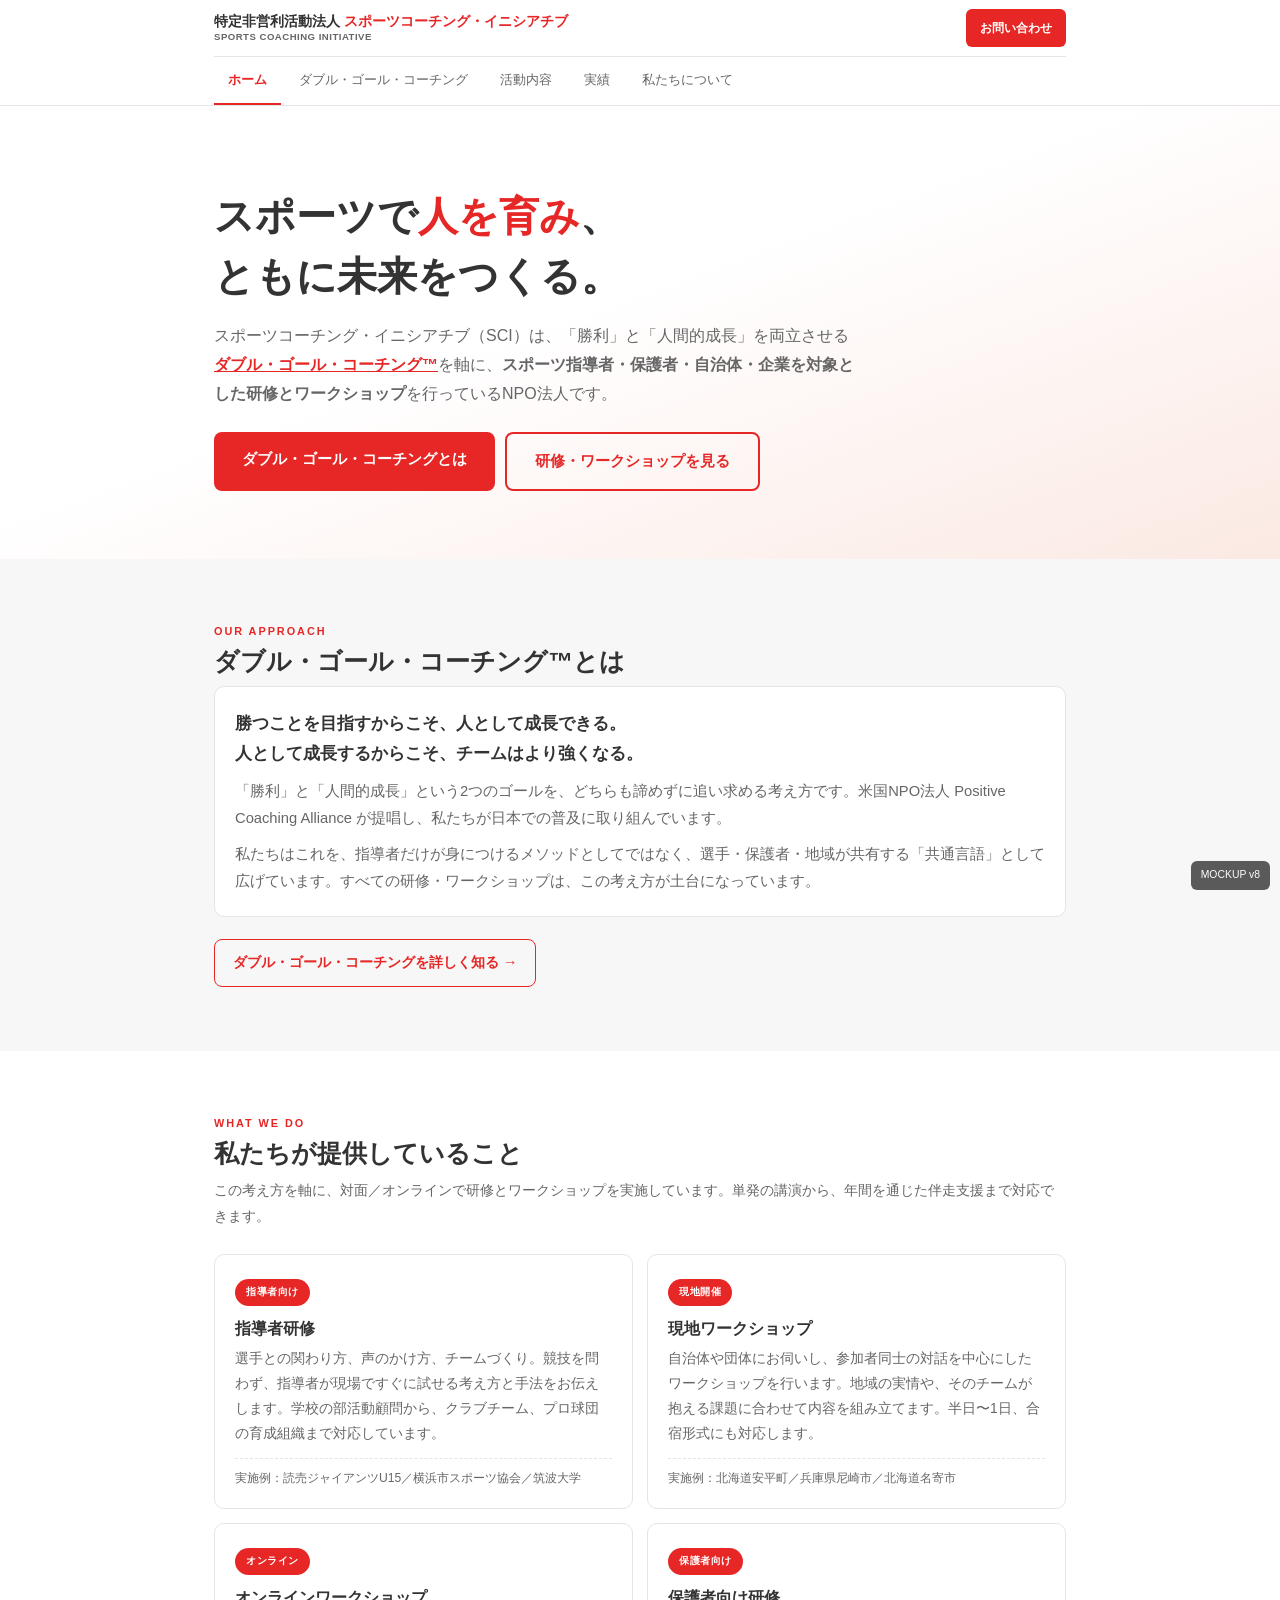
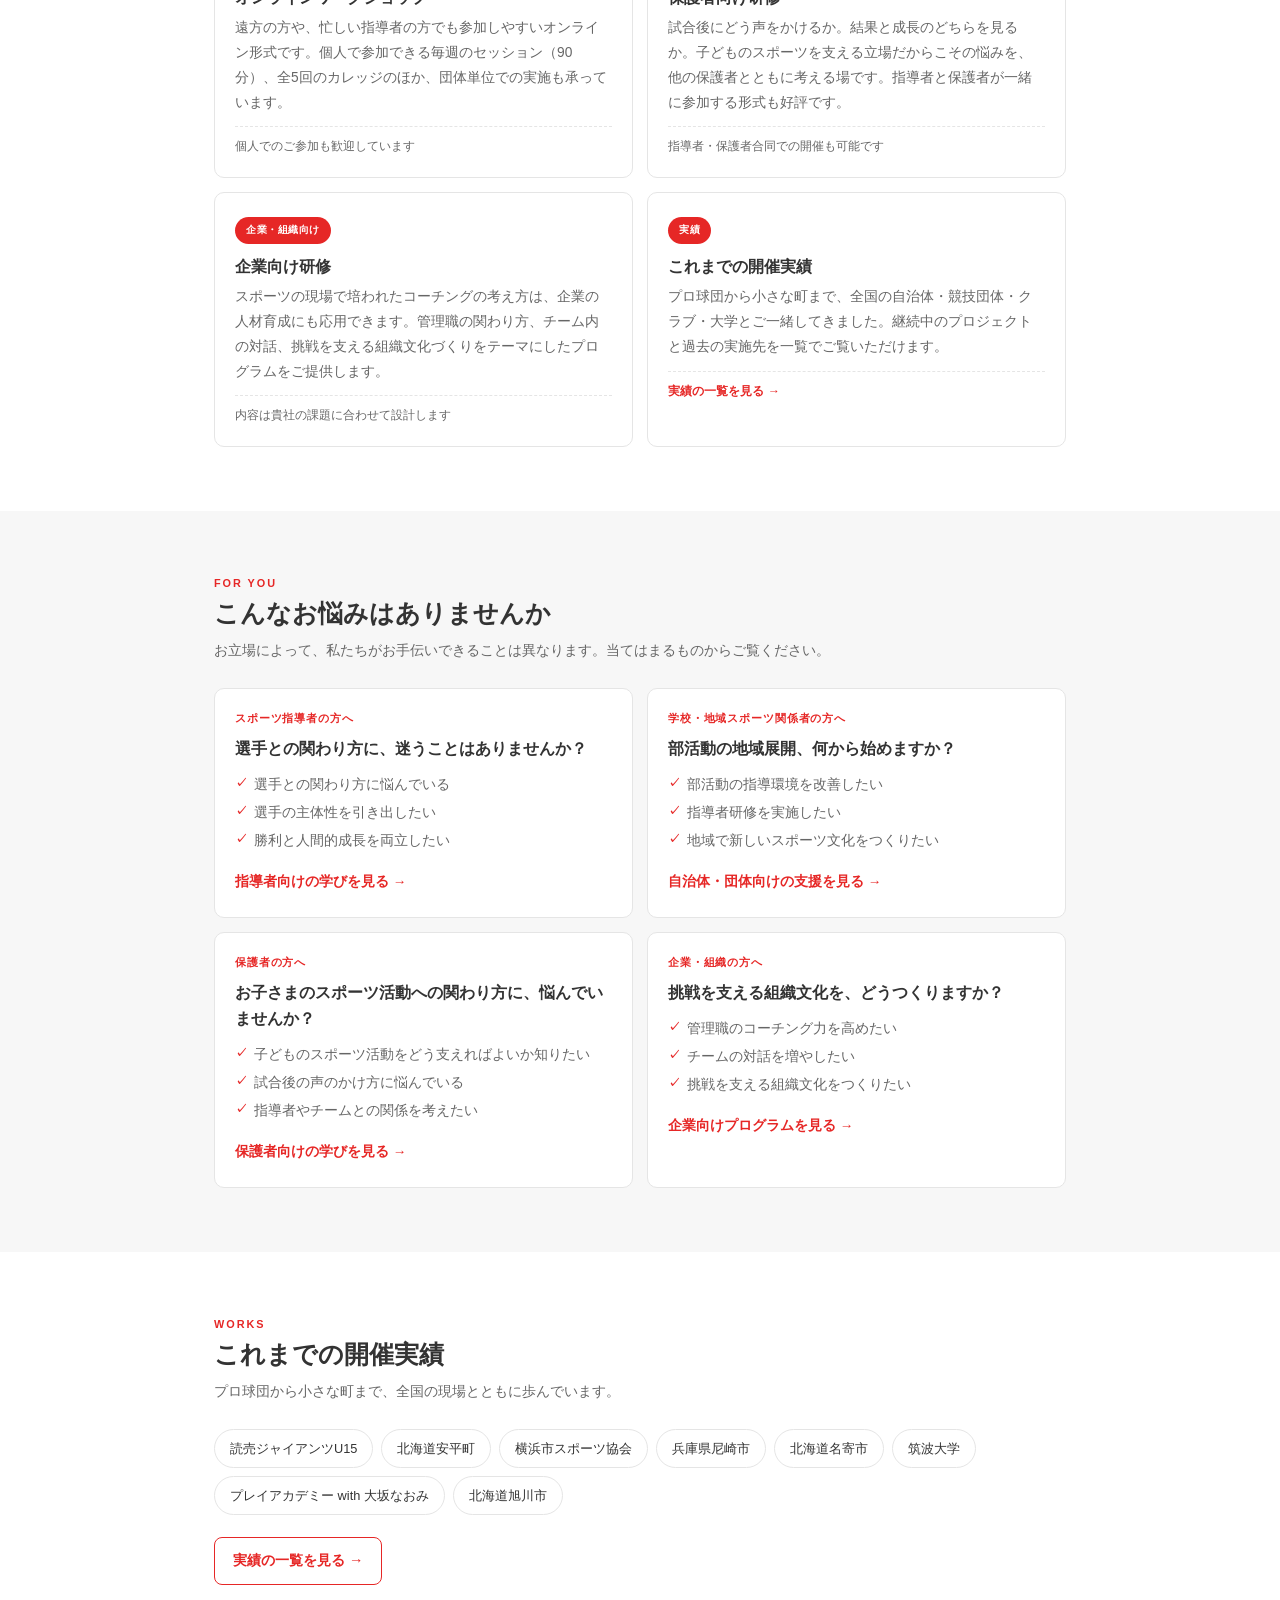
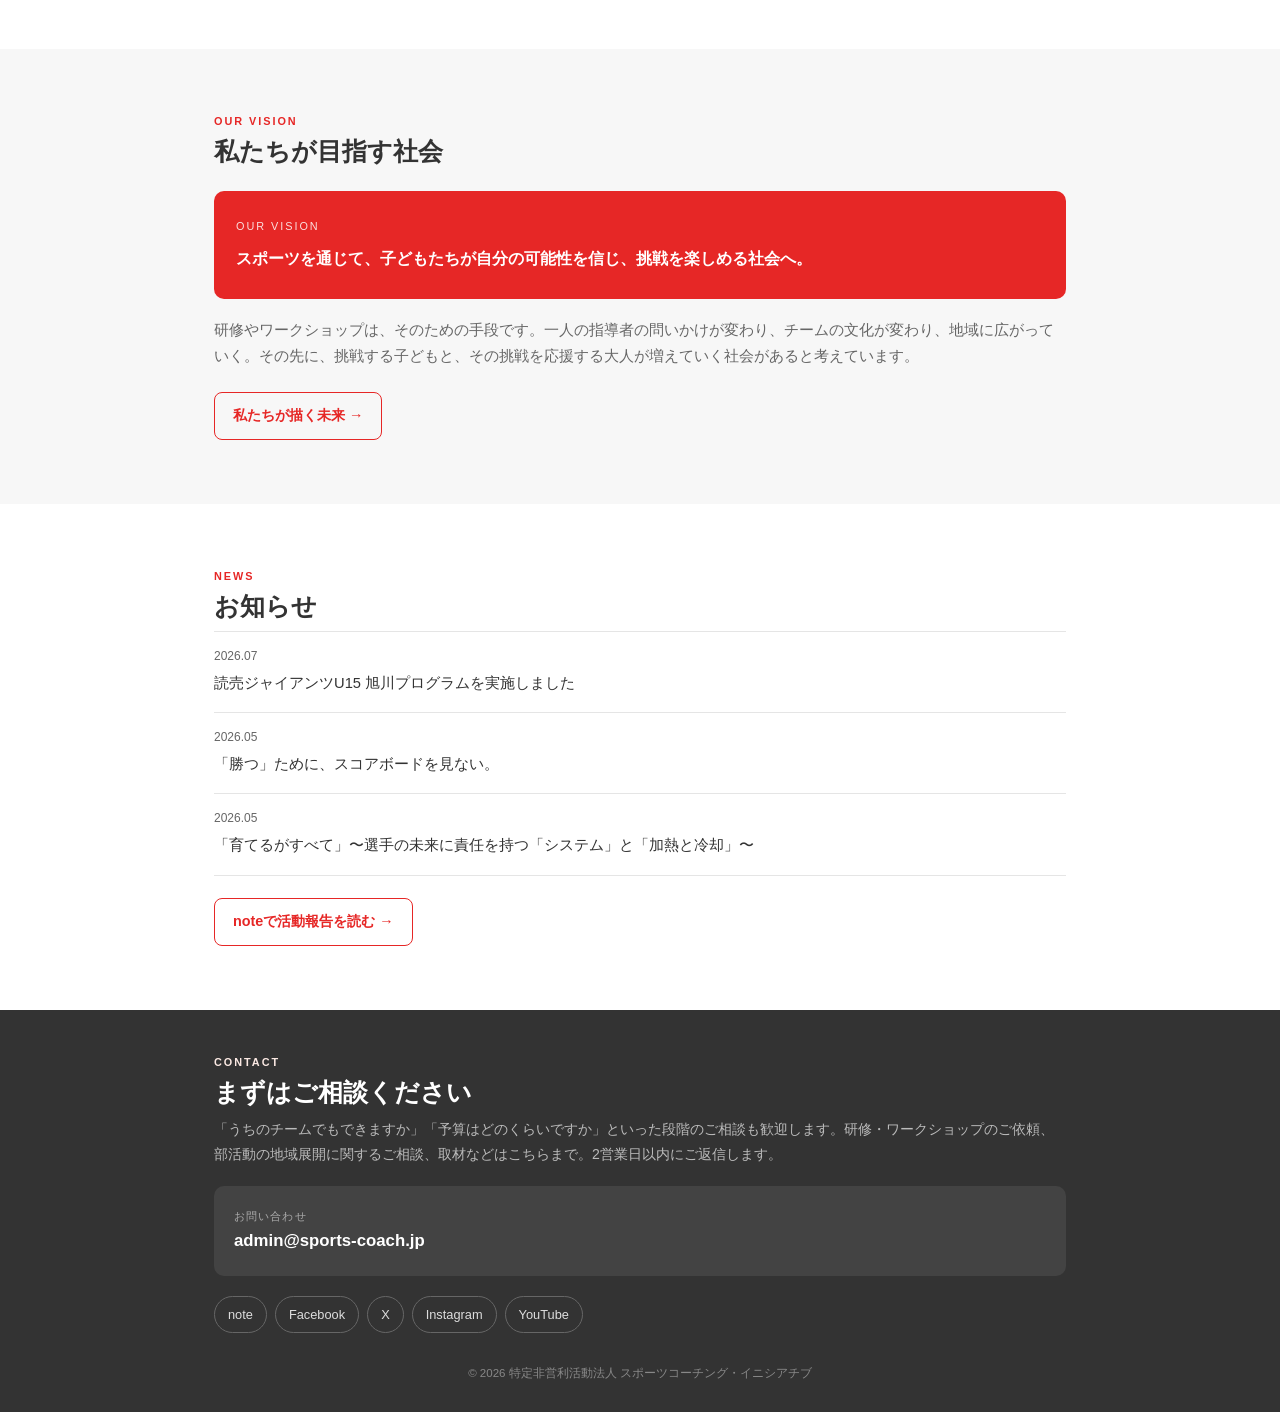
<file: index.html>
<!DOCTYPE html>
<html lang="ja">
<head>
<meta charset="UTF-8">
<meta name="viewport" content="width=device-width, initial-scale=1">
<title>特定非営利活動法人 スポーツコーチング・イニシアチブ｜ダブル・ゴール・コーチング™の研修・ワークショップ</title>
<meta name="description" content="「勝利」と「人間的成長」を両立するダブル・ゴール・コーチング™を軸に、スポーツ指導者・保護者・自治体・企業を対象とした研修とワークショップを行うNPOです。">
<link rel="stylesheet" href="style.css">
</head>
<body>
<header>
  <div class="wrap hbar">
    <a class="logo" href="index.html">特定非営利活動法人 <span>スポーツコーチング・イニシアチブ</span><small>SPORTS COACHING INITIATIVE</small></a>
    <a class="hcta" href="#contact">お問い合わせ</a>
  </div>
  <div class="wrap"><nav class="tabs">
    <a href="index.html" class="on">ホーム</a>
    <a href="double-goal.html">ダブル・ゴール・コーチング</a>
    <a href="activities.html">活動内容</a>
    <a href="works.html">実績</a>
    <a href="about.html">私たちについて</a>
  </nav></div>
</header>

<div class="hero"><div class="wrap">
  <h1>スポーツで<em>人を育み</em>、<br>ともに未来をつくる。</h1>
  <p>スポーツコーチング・イニシアチブ（SCI）は、「勝利」と「人間的成長」を両立させる<b><a href="double-goal.html">ダブル・ゴール・コーチング™</a></b>を軸に、<b>スポーツ指導者・保護者・自治体・企業を対象とした研修とワークショップ</b>を行っているNPO法人です。</p>
  <div class="btns">
    <a class="b1" href="double-goal.html">ダブル・ゴール・コーチングとは</a>
    <a class="b2" href="#programs">研修・ワークショップを見る</a>
  </div>
</div></div>

<section class="alt"><div class="wrap">
  <h2><span class="eb">OUR APPROACH</span>ダブル・ゴール・コーチング™とは</h2>
  <div class="idea">
    <div class="big2">勝つことを目指すからこそ、人として成長できる。<br>人として成長するからこそ、チームはより強くなる。</div>
    <p>「勝利」と「人間的成長」という2つのゴールを、どちらも諦めずに追い求める考え方です。米国NPO法人 Positive Coaching Alliance が提唱し、私たちが日本での普及に取り組んでいます。</p>
    <p>私たちはこれを、指導者だけが身につけるメソッドとしてではなく、選手・保護者・地域が共有する「共通言語」として広げています。すべての研修・ワークショップは、この考え方が土台になっています。</p>
  </div>
  <div class="more"><a href="double-goal.html">ダブル・ゴール・コーチングを詳しく知る →</a></div>
</div></section>

<section id="programs"><div class="wrap">
  <h2><span class="eb">WHAT WE DO</span>私たちが提供していること</h2>
  <p class="lead">この考え方を軸に、対面／オンラインで研修とワークショップを実施しています。単発の講演から、年間を通じた伴走支援まで対応できます。</p>
  <div class="grid g2">

    <div class="prog">
      <span class="kind">指導者向け</span>
      <h3>指導者研修</h3>
      <p>選手との関わり方、声のかけ方、チームづくり。競技を問わず、指導者が現場ですぐに試せる考え方と手法をお伝えします。学校の部活動顧問から、クラブチーム、プロ球団の育成組織まで対応しています。</p>
      <div class="meta">実施例：読売ジャイアンツU15／横浜市スポーツ協会／筑波大学</div>
    </div>

    <div class="prog">
      <span class="kind">現地開催</span>
      <h3>現地ワークショップ</h3>
      <p>自治体や団体にお伺いし、参加者同士の対話を中心にしたワークショップを行います。地域の実情や、そのチームが抱える課題に合わせて内容を組み立てます。半日〜1日、合宿形式にも対応します。</p>
      <div class="meta">実施例：北海道安平町／兵庫県尼崎市／北海道名寄市</div>
    </div>

    <div class="prog">
      <span class="kind">オンライン</span>
      <h3>オンラインワークショップ</h3>
      <p>遠方の方や、忙しい指導者の方でも参加しやすいオンライン形式です。個人で参加できる毎週のセッション（90分）、全5回のカレッジのほか、団体単位での実施も承っています。</p>
      <div class="meta">個人でのご参加も歓迎しています</div>
    </div>

    <div class="prog">
      <span class="kind">保護者向け</span>
      <h3>保護者向け研修</h3>
      <p>試合後にどう声をかけるか。結果と成長のどちらを見るか。子どものスポーツを支える立場だからこその悩みを、他の保護者とともに考える場です。指導者と保護者が一緒に参加する形式も好評です。</p>
      <div class="meta">指導者・保護者合同での開催も可能です</div>
    </div>

    <div class="prog">
      <span class="kind">企業・組織向け</span>
      <h3>企業向け研修</h3>
      <p>スポーツの現場で培われたコーチングの考え方は、企業の人材育成にも応用できます。管理職の関わり方、チーム内の対話、挑戦を支える組織文化づくりをテーマにしたプログラムをご提供します。</p>
      <div class="meta">内容は貴社の課題に合わせて設計します</div>
    </div>

    <a class="prog" href="works.html" style="text-decoration:none;color:inherit;">
      <span class="kind">実績</span>
      <h3>これまでの開催実績</h3>
      <p>プロ球団から小さな町まで、全国の自治体・競技団体・クラブ・大学とご一緒してきました。継続中のプロジェクトと過去の実施先を一覧でご覧いただけます。</p>
      <div class="meta" style="color:var(--red);font-weight:700;">実績の一覧を見る →</div>
    </a>

  </div>
</div></section>

<section class="alt"><div class="wrap">
  <h2><span class="eb">FOR YOU</span>こんなお悩みはありませんか</h2>
  <p class="lead">お立場によって、私たちがお手伝いできることは異なります。当てはまるものからご覧ください。</p>
  <div class="grid g2">

    <a class="qcard" href="activities.html">
      <div class="aud">スポーツ指導者の方へ</div>
      <h3>選手との関わり方に、迷うことはありませんか？</h3>
      <ul>
        <li>選手との関わり方に悩んでいる</li>
        <li>選手の主体性を引き出したい</li>
        <li>勝利と人間的成長を両立したい</li>
      </ul>
      <span class="go">指導者向けの学びを見る →</span>
    </a>

    <a class="qcard" href="activities.html">
      <div class="aud">学校・地域スポーツ関係者の方へ</div>
      <h3>部活動の地域展開、何から始めますか？</h3>
      <ul>
        <li>部活動の指導環境を改善したい</li>
        <li>指導者研修を実施したい</li>
        <li>地域で新しいスポーツ文化をつくりたい</li>
      </ul>
      <span class="go">自治体・団体向けの支援を見る →</span>
    </a>

    <a class="qcard" href="activities.html">
      <div class="aud">保護者の方へ</div>
      <h3>お子さまのスポーツ活動への関わり方に、悩んでいませんか？</h3>
      <ul>
        <li>子どものスポーツ活動をどう支えればよいか知りたい</li>
        <li>試合後の声のかけ方に悩んでいる</li>
        <li>指導者やチームとの関係を考えたい</li>
      </ul>
      <span class="go">保護者向けの学びを見る →</span>
    </a>

    <a class="qcard" href="activities.html">
      <div class="aud">企業・組織の方へ</div>
      <h3>挑戦を支える組織文化を、どうつくりますか？</h3>
      <ul>
        <li>管理職のコーチング力を高めたい</li>
        <li>チームの対話を増やしたい</li>
        <li>挑戦を支える組織文化をつくりたい</li>
      </ul>
      <span class="go">企業向けプログラムを見る →</span>
    </a>

  </div>
</div></section>

<section><div class="wrap">
  <h2><span class="eb">WORKS</span>これまでの開催実績</h2>
  <p class="lead">プロ球団から小さな町まで、全国の現場とともに歩んでいます。</p>
  <div class="chips">
    <span class="chip">読売ジャイアンツU15</span>
    <span class="chip">北海道安平町</span>
    <span class="chip">横浜市スポーツ協会</span>
    <span class="chip">兵庫県尼崎市</span>
    <span class="chip">北海道名寄市</span>
    <span class="chip">筑波大学</span>
    <span class="chip">プレイアカデミー with 大坂なおみ</span>
    <span class="chip">北海道旭川市</span>
  </div>
  <div class="more"><a href="works.html">実績の一覧を見る →</a></div>
</div></section>

<section class="alt"><div class="wrap">
  <h2><span class="eb">OUR VISION</span>私たちが目指す社会</h2>
  <div class="hypo">
    <div class="lb">OUR VISION</div>
    <p>スポーツを通じて、子どもたちが自分の可能性を信じ、挑戦を楽しめる社会へ。</p>
  </div>
  <div class="body" style="margin-top:18px;">
    <p>研修やワークショップは、そのための手段です。一人の指導者の問いかけが変わり、チームの文化が変わり、地域に広がっていく。その先に、挑戦する子どもと、その挑戦を応援する大人が増えていく社会があると考えています。</p>
  </div>
  <div class="more"><a href="about.html">私たちが描く未来 →</a></div>
</div></section>

<section><div class="wrap">
  <h2><span class="eb">NEWS</span>お知らせ</h2>
  <div class="rows news">
    <div class="row"><time>2026.07</time><a href="https://note.com/sports_coaching" target="_blank" rel="noopener">読売ジャイアンツU15 旭川プログラムを実施しました</a></div>
    <div class="row"><time>2026.05</time><a href="https://note.com/sports_coaching/n/n0508a8e5a828" target="_blank" rel="noopener">「勝つ」ために、スコアボードを見ない。</a></div>
    <div class="row"><time>2026.05</time><a href="https://note.com/sports_coaching/n/n8d7c695bd4ae" target="_blank" rel="noopener">「育てるがすべて」〜選手の未来に責任を持つ「システム」と「加熱と冷却」〜</a></div>
  </div>
  <div class="more"><a href="https://note.com/sports_coaching" target="_blank" rel="noopener">noteで活動報告を読む →</a></div>
</div></section>
<footer id="contact">
  <div class="wrap">
    <h2><span class="eb">CONTACT</span>まずはご相談ください</h2>
    <p>「うちのチームでもできますか」「予算はどのくらいですか」といった段階のご相談も歓迎します。研修・ワークショップのご依頼、部活動の地域展開に関するご相談、取材などはこちらまで。2営業日以内にご返信します。</p>
    <div class="cbox">
      <div class="l">お問い合わせ</div>
      <a href="mailto:admin@sports-coach.jp">admin@sports-coach.jp</a>
    </div>
    <div class="sns">
      <a href="https://note.com/sports_coaching" target="_blank" rel="noopener">note</a>
      <a href="https://www.facebook.com/sportscoachinginitiative/" target="_blank" rel="noopener">Facebook</a>
      <a href="https://twitter.com/sci_sportscoach" target="_blank" rel="noopener">X</a>
      <a href="https://www.instagram.com/sci_sports_coach/" target="_blank" rel="noopener">Instagram</a>
      <a href="https://www.youtube.com/channel/UCXJ96qUNCCxS8J7qhFJH5BA/featured" target="_blank" rel="noopener">YouTube</a>
    </div>
    <p class="copy">© 2026 特定非営利活動法人 スポーツコーチング・イニシアチブ</p>
  </div>
</footer>
<div class="mock">MOCKUP v8</div>
</body></html>
</file>
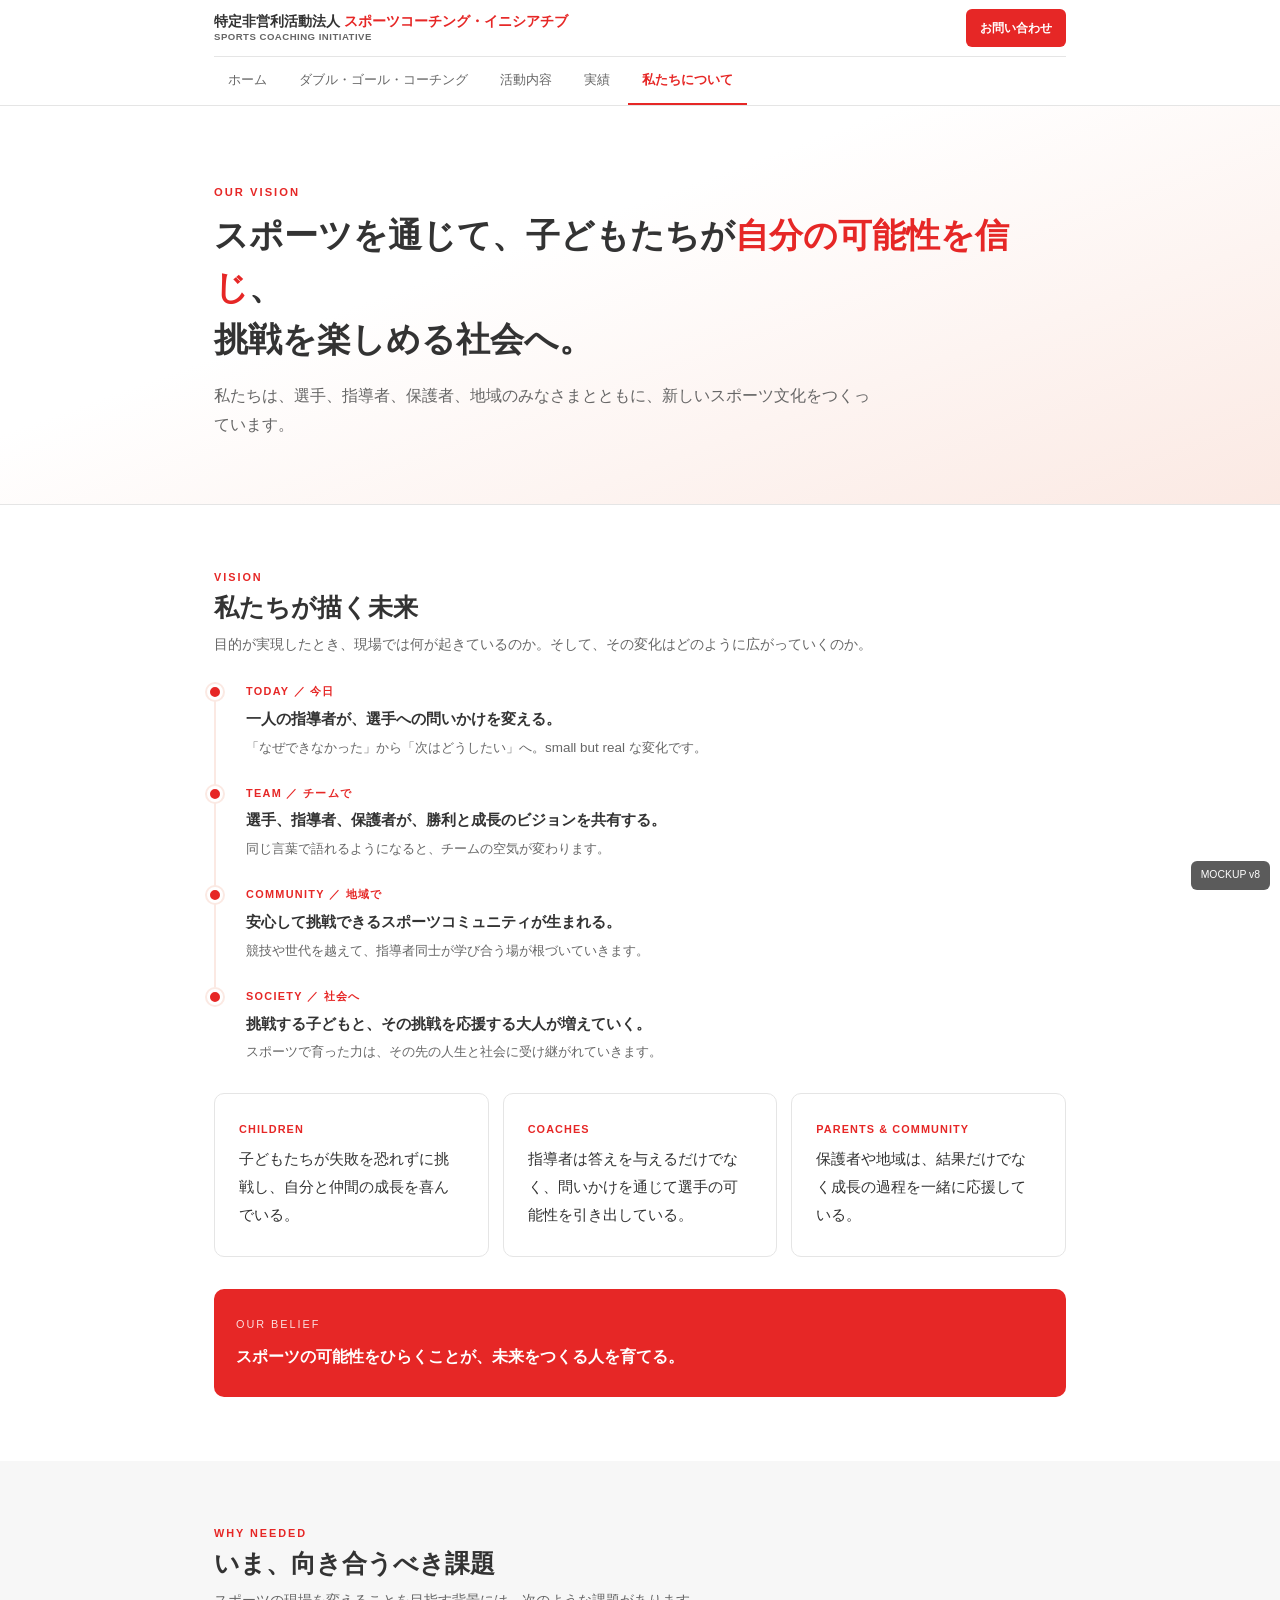
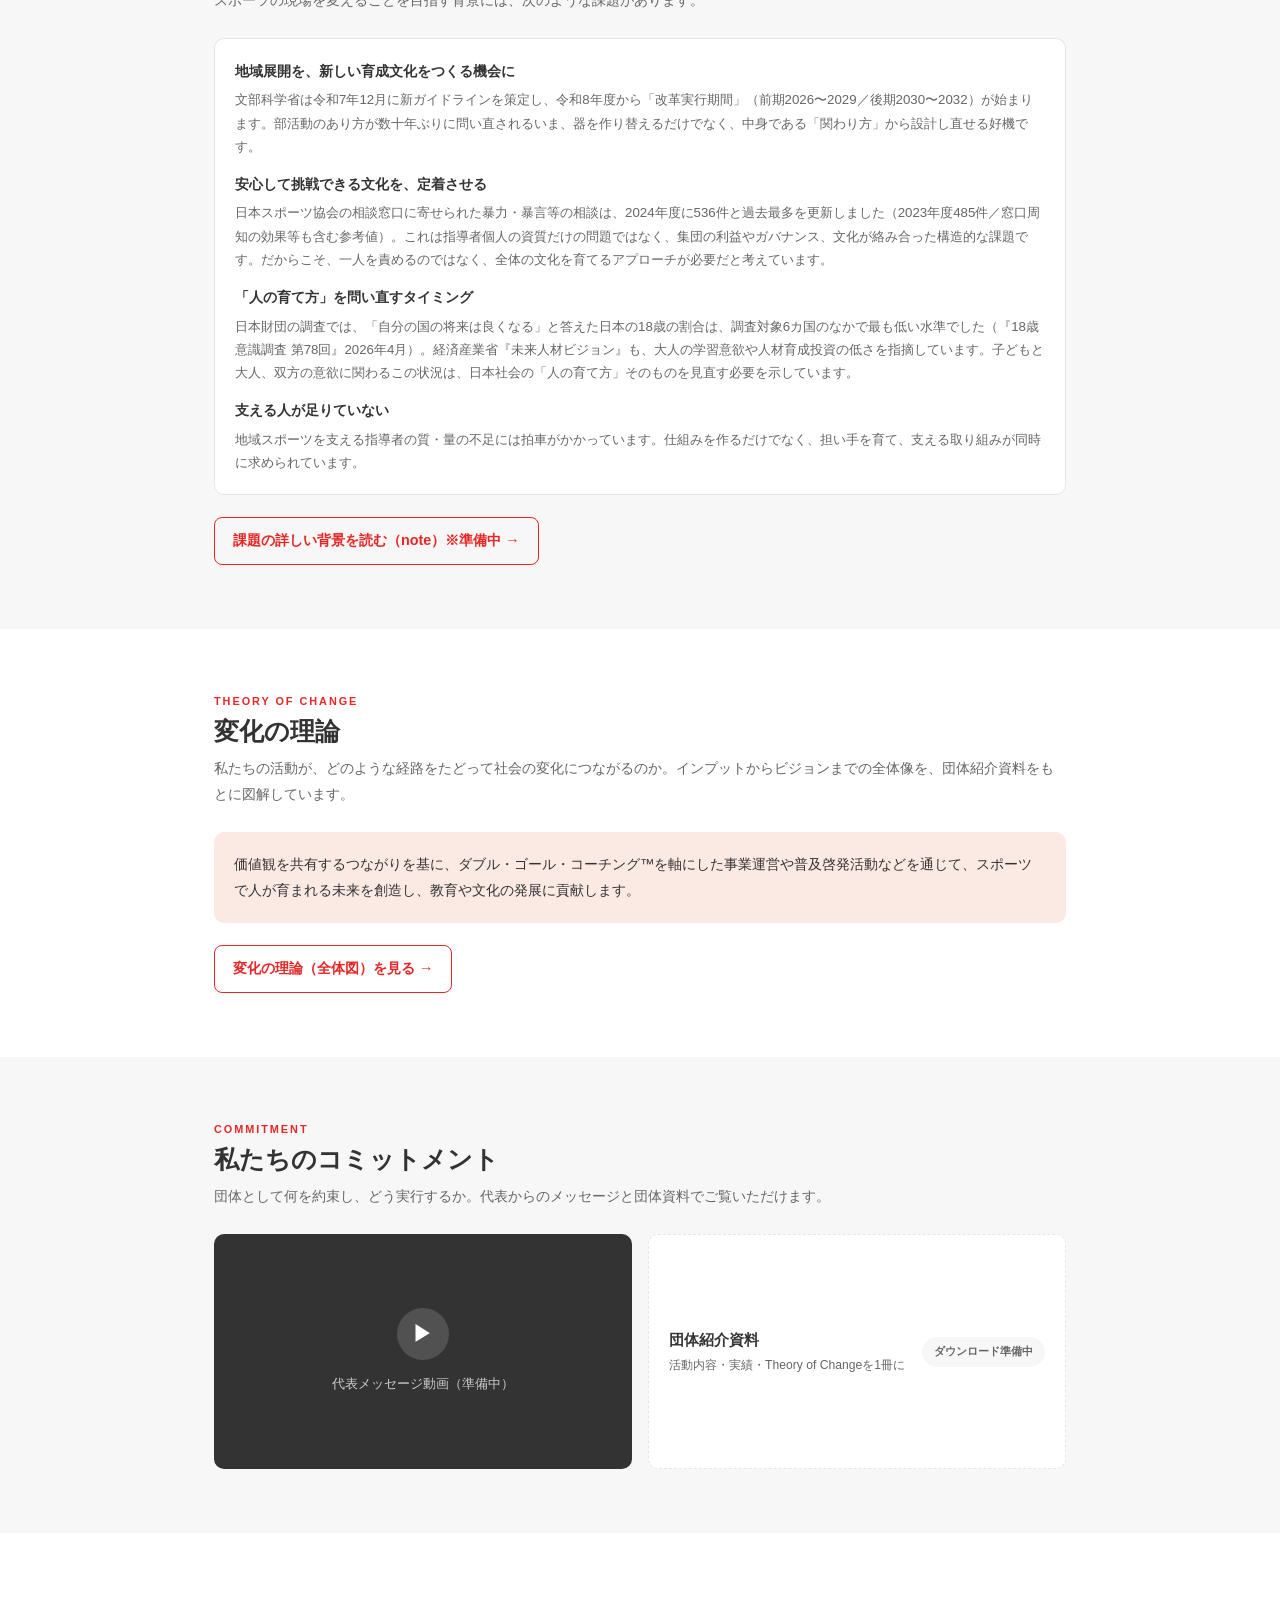
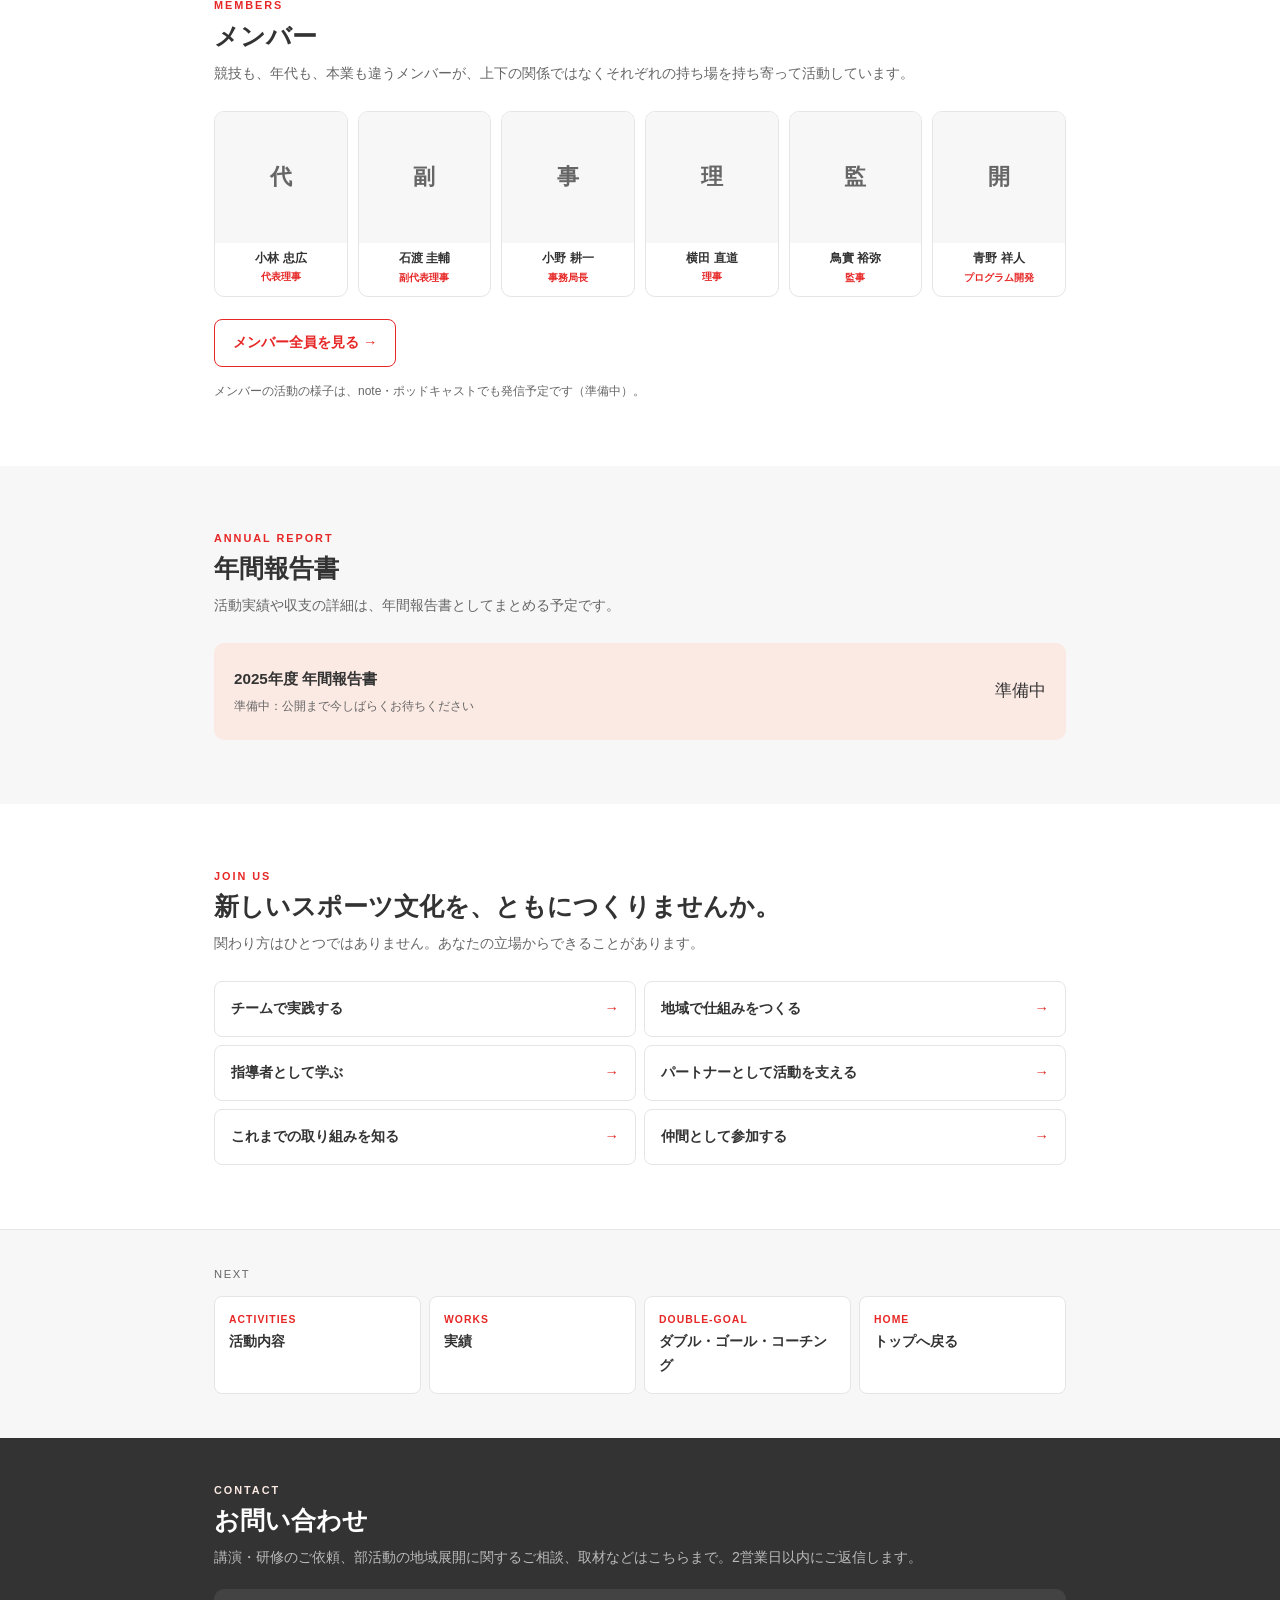
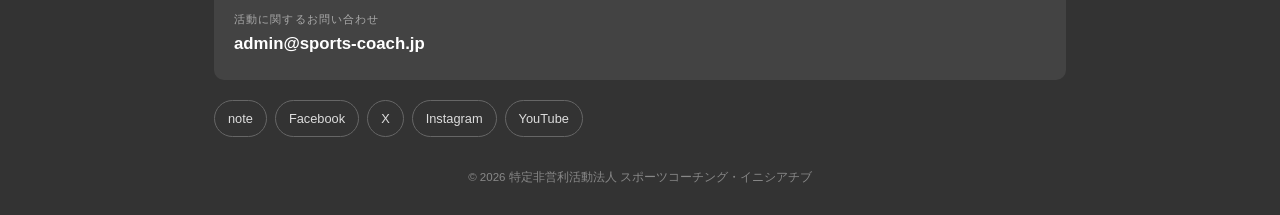
<file: about.html>
<!DOCTYPE html>
<html lang="ja">
<head>
<meta charset="UTF-8">
<meta name="viewport" content="width=device-width, initial-scale=1">
<title>私たちについて｜スポーツコーチング・イニシアチブ</title>
<meta name="description" content="子どもたちが自分の可能性を信じ、挑戦を楽しめる社会へ。私たちが描く未来、向き合う課題、変化の理論、コミットメント、メンバーをご紹介します。">
<link rel="stylesheet" href="style.css">
</head>
<body>
<header>
  <div class="wrap hbar">
    <a class="logo" href="index.html">特定非営利活動法人 <span>スポーツコーチング・イニシアチブ</span><small>SPORTS COACHING INITIATIVE</small></a>
    <a class="hcta" href="#contact">お問い合わせ</a>
  </div>
  <div class="wrap"><nav class="tabs">
    <a href="index.html">ホーム</a>
    <a href="double-goal.html">ダブル・ゴール・コーチング</a>
    <a href="activities.html">活動内容</a>
    <a href="works.html">実績</a>
    <a href="about.html" class="on">私たちについて</a>
  </nav></div>
</header>

<div class="vision"><div class="wrap">
  <div class="eb">OUR VISION</div>
  <h1>スポーツを通じて、子どもたちが<em>自分の可能性を信じ</em>、<br>挑戦を楽しめる社会へ。</h1>
  <p>私たちは、選手、指導者、保護者、地域のみなさまとともに、新しいスポーツ文化をつくっています。</p>
</div></div>

<section><div class="wrap">
  <h2><span class="eb">VISION</span>私たちが描く未来</h2>
  <p class="lead">目的が実現したとき、現場では何が起きているのか。そして、その変化はどのように広がっていくのか。</p>

  <div class="journey">
    <div class="jstep"><span class="jdot"></span><div class="jlabel">TODAY ／ 今日</div><div class="jtext">一人の指導者が、選手への問いかけを変える。</div><div class="jsub">「なぜできなかった」から「次はどうしたい」へ。small but real な変化です。</div></div>
    <div class="jstep"><span class="jdot"></span><div class="jlabel">TEAM ／ チームで</div><div class="jtext">選手、指導者、保護者が、勝利と成長のビジョンを共有する。</div><div class="jsub">同じ言葉で語れるようになると、チームの空気が変わります。</div></div>
    <div class="jstep"><span class="jdot"></span><div class="jlabel">COMMUNITY ／ 地域で</div><div class="jtext">安心して挑戦できるスポーツコミュニティが生まれる。</div><div class="jsub">競技や世代を越えて、指導者同士が学び合う場が根づいていきます。</div></div>
    <div class="jstep"><span class="jdot"></span><div class="jlabel">SOCIETY ／ 社会へ</div><div class="jtext">挑戦する子どもと、その挑戦を応援する大人が増えていく。</div><div class="jsub">スポーツで育った力は、その先の人生と社会に受け継がれていきます。</div></div>
  </div>

  <div class="grid g3" style="margin-top:28px;">
    <div class="scene">
      <div class="who2">CHILDREN</div>
      <p>子どもたちが失敗を恐れずに挑戦し、自分と仲間の成長を喜んでいる。</p>
    </div>
    <div class="scene">
      <div class="who2">COACHES</div>
      <p>指導者は答えを与えるだけでなく、問いかけを通じて選手の可能性を引き出している。</p>
    </div>
    <div class="scene">
      <div class="who2">PARENTS &amp; COMMUNITY</div>
      <p>保護者や地域は、結果だけでなく成長の過程を一緒に応援している。</p>
    </div>
  </div>

  <div class="hypo" style="margin-top:20px;">
    <div class="lb">OUR BELIEF</div>
    <p>スポーツの可能性をひらくことが、未来をつくる人を育てる。</p>
  </div>
</div></section>

<section class="alt"><div class="wrap">
  <h2><span class="eb">WHY NEEDED</span>いま、向き合うべき課題</h2>
  <p class="lead">スポーツの現場を変えることを目指す背景には、次のような課題があります。</p>
  <div class="ctx">
    <dl>
      <dt>地域展開を、新しい育成文化をつくる機会に</dt>
      <dd>文部科学省は令和7年12月に新ガイドラインを策定し、令和8年度から「改革実行期間」（前期2026〜2029／後期2030〜2032）が始まります。部活動のあり方が数十年ぶりに問い直されるいま、器を作り替えるだけでなく、中身である「関わり方」から設計し直せる好機です。</dd>

      <dt>安心して挑戦できる文化を、定着させる</dt>
      <dd>日本スポーツ協会の相談窓口に寄せられた暴力・暴言等の相談は、2024年度に536件と過去最多を更新しました（2023年度485件／窓口周知の効果等も含む参考値）。これは指導者個人の資質だけの問題ではなく、集団の利益やガバナンス、文化が絡み合った構造的な課題です。だからこそ、一人を責めるのではなく、全体の文化を育てるアプローチが必要だと考えています。</dd>

      <dt>「人の育て方」を問い直すタイミング</dt>
      <dd>日本財団の調査では、「自分の国の将来は良くなる」と答えた日本の18歳の割合は、調査対象6カ国のなかで最も低い水準でした（『18歳意識調査 第78回』2026年4月）。経済産業省『未来人材ビジョン』も、大人の学習意欲や人材育成投資の低さを指摘しています。子どもと大人、双方の意欲に関わるこの状況は、日本社会の「人の育て方」そのものを見直す必要を示しています。</dd>

      <dt>支える人が足りていない</dt>
      <dd>地域スポーツを支える指導者の質・量の不足には拍車がかかっています。仕組みを作るだけでなく、担い手を育て、支える取り組みが同時に求められています。</dd>
    </dl>
  </div>
  <div class="more"><a href="https://note.com/sports_coaching" target="_blank" rel="noopener">課題の詳しい背景を読む（note）※準備中 →</a></div>
</div></section>

<section><div class="wrap">
  <h2><span class="eb">THEORY OF CHANGE</span>変化の理論</h2>
  <p class="lead">私たちの活動が、どのような経路をたどって社会の変化につながるのか。インプットからビジョンまでの全体像を、団体紹介資料をもとに図解しています。</p>
  <div class="callout">
    <p>価値観を共有するつながりを基に、ダブル・ゴール・コーチング™を軸にした事業運営や普及啓発活動などを通じて、スポーツで人が育まれる未来を創造し、教育や文化の発展に貢献します。</p>
  </div>
  <div class="more"><a href="theory-of-change.html">変化の理論（全体図）を見る →</a></div>
</div></section>

<section class="alt"><div class="wrap">
  <h2><span class="eb">COMMITMENT</span>私たちのコミットメント</h2>
  <p class="lead">団体として何を約束し、どう実行するか。代表からのメッセージと団体資料でご覧いただけます。</p>
  <div class="commit-grid">
    <div class="video-ph"><div class="play">▶</div><span>代表メッセージ動画（準備中）</span></div>
    <div class="dlcard">
      <div class="lbl2">団体紹介資料<small>活動内容・実績・Theory of Changeを1冊に</small></div>
      <span class="soon">ダウンロード準備中</span>
    </div>
  </div>
</div></section>

<section><div class="wrap">
  <h2><span class="eb">MEMBERS</span>メンバー</h2>
  <p class="lead">競技も、年代も、本業も違うメンバーが、上下の関係ではなくそれぞれの持ち場を持ち寄って活動しています。</p>
  <div class="mrow">
    <div class="mph"><div class="ph">代</div><div class="nm3">小林 忠広</div><div class="r3">代表理事</div></div>
    <div class="mph"><div class="ph">副</div><div class="nm3">石渡 圭輔</div><div class="r3">副代表理事</div></div>
    <div class="mph"><div class="ph">事</div><div class="nm3">小野 耕一</div><div class="r3">事務局長</div></div>
    <div class="mph"><div class="ph">理</div><div class="nm3">横田 直道</div><div class="r3">理事</div></div>
    <div class="mph"><div class="ph">監</div><div class="nm3">鳥實 裕弥</div><div class="r3">監事</div></div>
    <div class="mph"><div class="ph">開</div><div class="nm3">青野 祥人</div><div class="r3">プログラム開発</div></div>
  </div>
  <div class="more"><a href="members.html">メンバー全員を見る →</a></div>
  <p class="note">メンバーの活動の様子は、note・ポッドキャストでも発信予定です（準備中）。</p>
</div></section>

<section class="alt"><div class="wrap">
  <h2><span class="eb">ANNUAL REPORT</span>年間報告書</h2>
  <p class="lead">活動実績や収支の詳細は、年間報告書としてまとめる予定です。</p>
  <div class="report">
    <div class="rt">2025年度 年間報告書<small>準備中：公開まで今しばらくお待ちください</small></div>
    <span class="soon">準備中</span>
  </div>
</div></section>

<section><div class="wrap">
  <h2><span class="eb">JOIN US</span>新しいスポーツ文化を、ともにつくりませんか。</h2>
  <p class="lead">関わり方はひとつではありません。あなたの立場からできることがあります。</p>
  <div class="ctalist">
    <a href="activities.html">チームで実践する<em>→</em></a>
    <a href="activities.html">地域で仕組みをつくる<em>→</em></a>
    <a href="activities.html">指導者として学ぶ<em>→</em></a>
    <a href="#contact">パートナーとして活動を支える<em>→</em></a>
    <a href="works.html">これまでの取り組みを知る<em>→</em></a>
    <a href="members.html">仲間として参加する<em>→</em></a>
  </div>
</div></section>

<div class="next"><div class="wrap">
  <div class="lbl">NEXT</div>
  <div class="nx">
    <a href="activities.html"><span>ACTIVITIES</span>活動内容</a>
    <a href="works.html"><span>WORKS</span>実績</a>
    <a href="double-goal.html"><span>DOUBLE-GOAL</span>ダブル・ゴール・コーチング</a>
    <a href="index.html"><span>HOME</span>トップへ戻る</a>
  </div>
</div></div>
<footer id="contact">
  <div class="wrap">
    <h2><span class="eb">CONTACT</span>お問い合わせ</h2>
    <p>講演・研修のご依頼、部活動の地域展開に関するご相談、取材などはこちらまで。2営業日以内にご返信します。</p>
    <div class="cbox">
      <div class="l">活動に関するお問い合わせ</div>
      <a href="mailto:admin@sports-coach.jp">admin@sports-coach.jp</a>
    </div>
    <div class="sns">
      <a href="https://note.com/sports_coaching" target="_blank" rel="noopener">note</a>
      <a href="https://www.facebook.com/sportscoachinginitiative/" target="_blank" rel="noopener">Facebook</a>
      <a href="https://twitter.com/sci_sportscoach" target="_blank" rel="noopener">X</a>
      <a href="https://www.instagram.com/sci_sports_coach/" target="_blank" rel="noopener">Instagram</a>
      <a href="https://www.youtube.com/channel/UCXJ96qUNCCxS8J7qhFJH5BA/featured" target="_blank" rel="noopener">YouTube</a>
    </div>
    <p class="copy">© 2026 特定非営利活動法人 スポーツコーチング・イニシアチブ</p>
  </div>
</footer>
<div class="mock">MOCKUP v8</div>
</body></html>
</file>
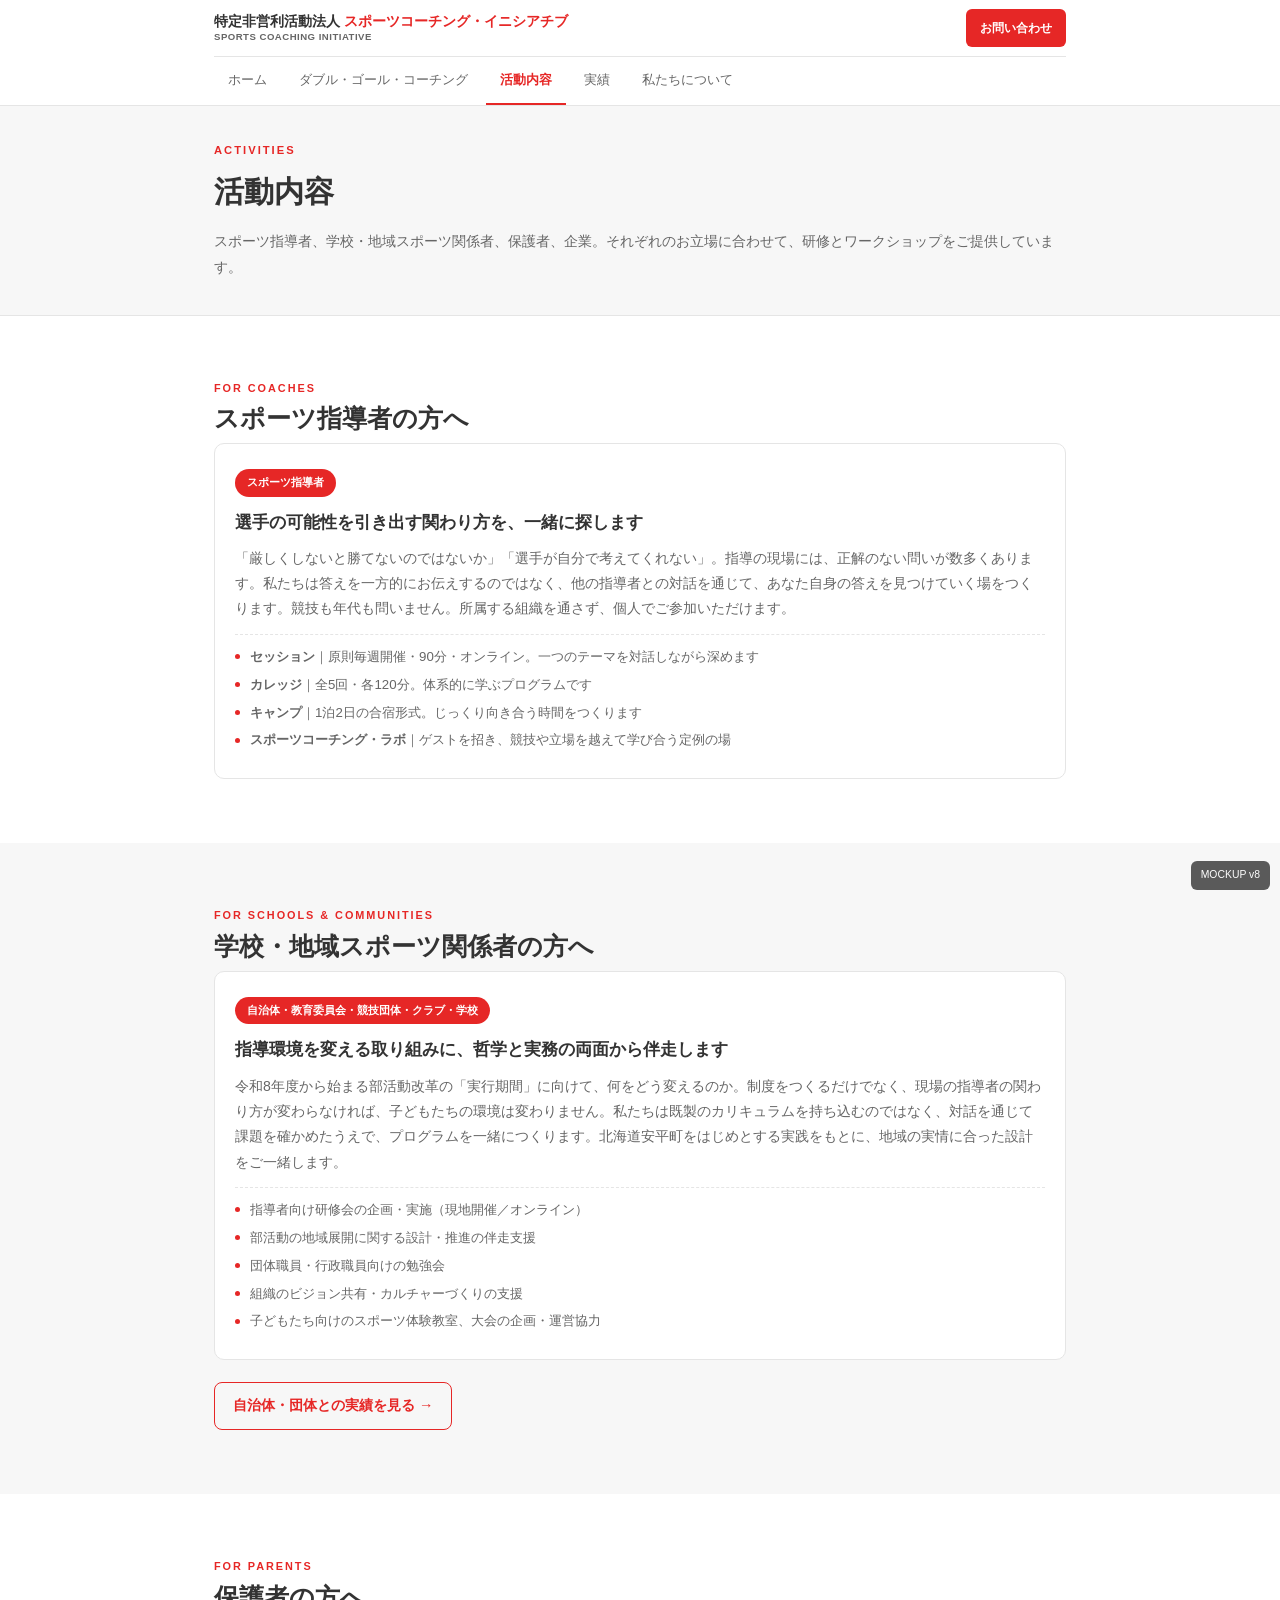
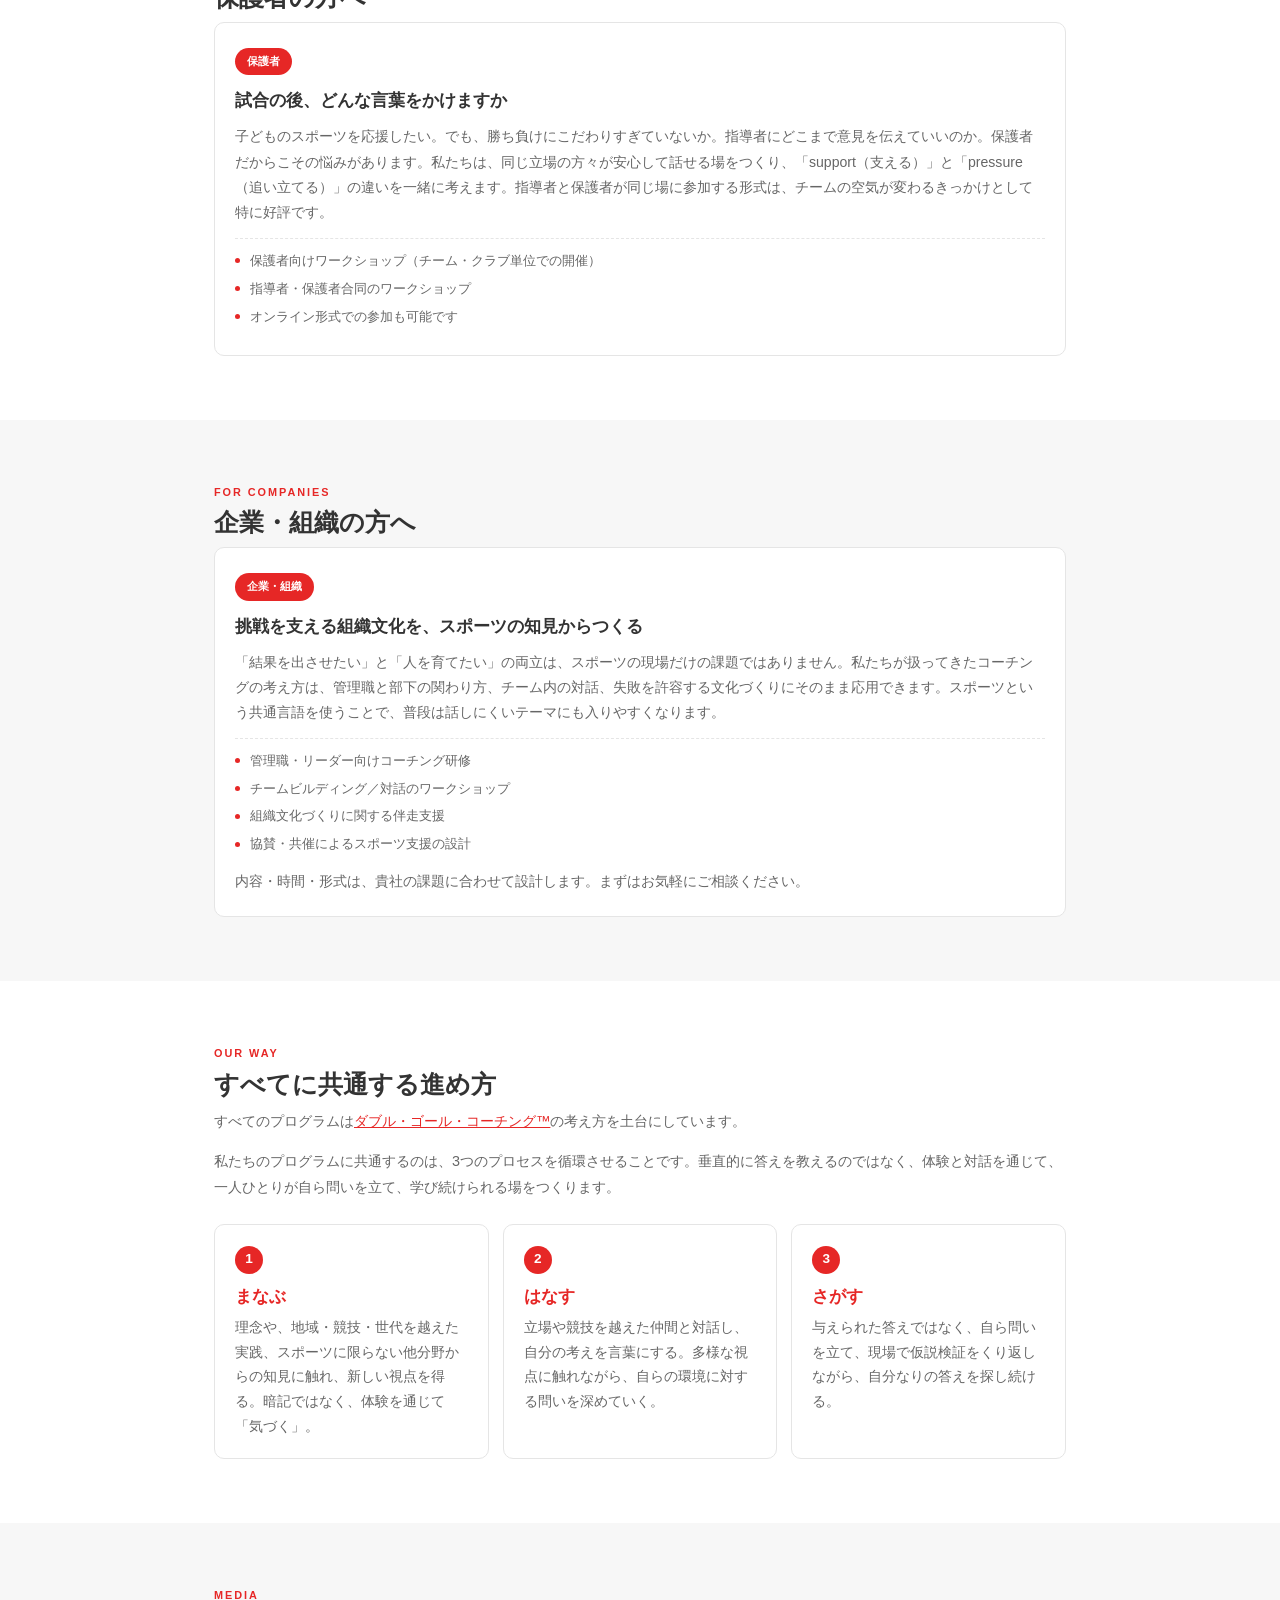
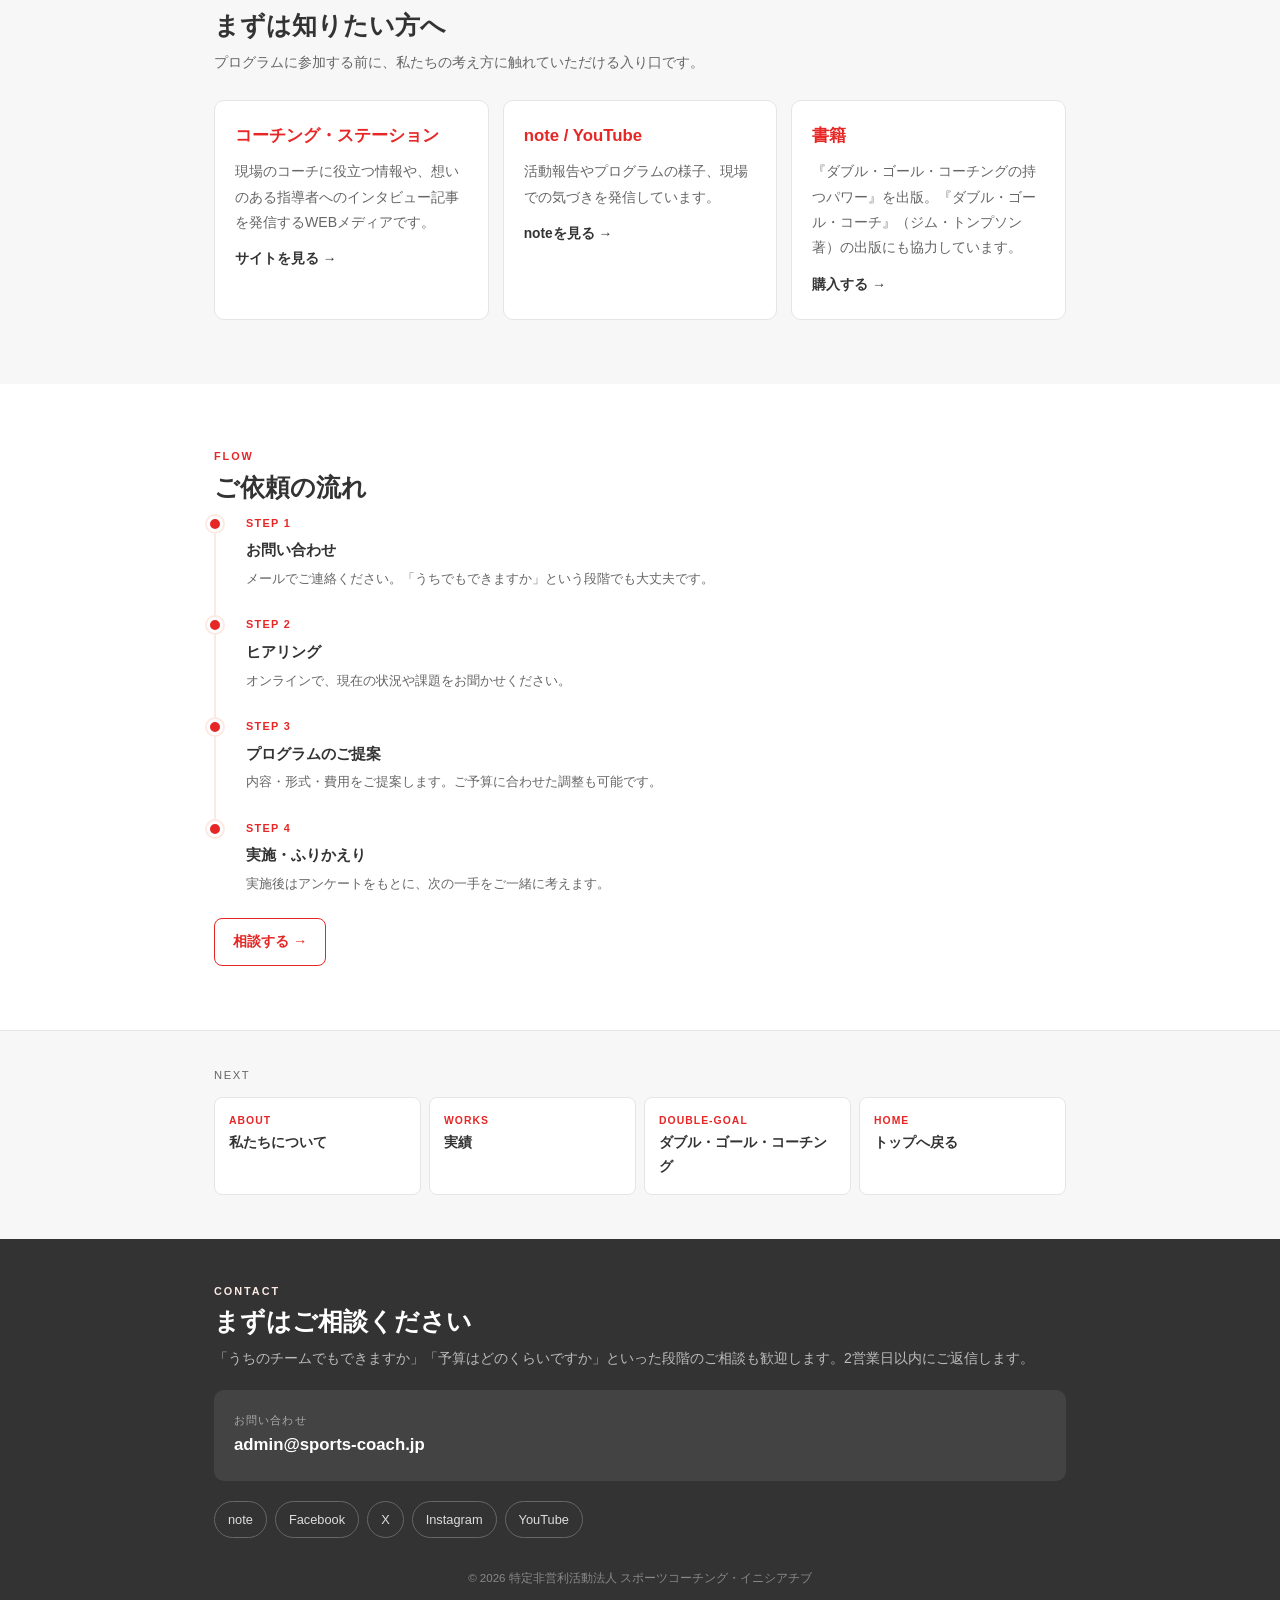
<file: activities.html>
<!DOCTYPE html>
<html lang="ja">
<head>
<meta charset="UTF-8">
<meta name="viewport" content="width=device-width, initial-scale=1">
<title>活動内容｜スポーツコーチング・イニシアチブ</title>
<meta name="description" content="指導者向け研修、現地・オンラインワークショップ、保護者向け研修、企業向け研修。お立場に合わせたプログラムをご用意しています。">
<link rel="stylesheet" href="style.css">
</head>
<body>
<header>
  <div class="wrap hbar">
    <a class="logo" href="index.html">特定非営利活動法人 <span>スポーツコーチング・イニシアチブ</span><small>SPORTS COACHING INITIATIVE</small></a>
    <a class="hcta" href="#contact">お問い合わせ</a>
  </div>
  <div class="wrap"><nav class="tabs">
    <a href="index.html">ホーム</a>
    <a href="double-goal.html">ダブル・ゴール・コーチング</a>
    <a href="activities.html" class="on">活動内容</a>
    <a href="works.html">実績</a>
    <a href="about.html">私たちについて</a>
  </nav></div>
</header>

<div class="phead"><div class="wrap">
  <div class="eb">ACTIVITIES</div>
  <h1>活動内容</h1>
  <p>スポーツ指導者、学校・地域スポーツ関係者、保護者、企業。それぞれのお立場に合わせて、研修とワークショップをご提供しています。</p>
</div></div>

<section><div class="wrap">
  <h2><span class="eb">FOR COACHES</span>スポーツ指導者の方へ</h2>
  <div class="seg">
    <span class="who">スポーツ指導者</span>
    <h3>選手の可能性を引き出す関わり方を、一緒に探します</h3>
    <p>「厳しくしないと勝てないのではないか」「選手が自分で考えてくれない」。指導の現場には、正解のない問いが数多くあります。私たちは答えを一方的にお伝えするのではなく、他の指導者との対話を通じて、あなた自身の答えを見つけていく場をつくります。競技も年代も問いません。所属する組織を通さず、個人でご参加いただけます。</p>
    <ul>
      <li><b>セッション</b>｜原則毎週開催・90分・オンライン。一つのテーマを対話しながら深めます</li>
      <li><b>カレッジ</b>｜全5回・各120分。体系的に学ぶプログラムです</li>
      <li><b>キャンプ</b>｜1泊2日の合宿形式。じっくり向き合う時間をつくります</li>
      <li><b>スポーツコーチング・ラボ</b>｜ゲストを招き、競技や立場を越えて学び合う定例の場</li>
    </ul>
  </div>
</div></section>

<section class="alt"><div class="wrap">
  <h2><span class="eb">FOR SCHOOLS &amp; COMMUNITIES</span>学校・地域スポーツ関係者の方へ</h2>
  <div class="seg">
    <span class="who">自治体・教育委員会・競技団体・クラブ・学校</span>
    <h3>指導環境を変える取り組みに、哲学と実務の両面から伴走します</h3>
    <p>令和8年度から始まる部活動改革の「実行期間」に向けて、何をどう変えるのか。制度をつくるだけでなく、現場の指導者の関わり方が変わらなければ、子どもたちの環境は変わりません。私たちは既製のカリキュラムを持ち込むのではなく、対話を通じて課題を確かめたうえで、プログラムを一緒につくります。北海道安平町をはじめとする実践をもとに、地域の実情に合った設計をご一緒します。</p>
    <ul>
      <li>指導者向け研修会の企画・実施（現地開催／オンライン）</li>
      <li>部活動の地域展開に関する設計・推進の伴走支援</li>
      <li>団体職員・行政職員向けの勉強会</li>
      <li>組織のビジョン共有・カルチャーづくりの支援</li>
      <li>子どもたち向けのスポーツ体験教室、大会の企画・運営協力</li>
    </ul>
  </div>
  <div class="more"><a href="works.html">自治体・団体との実績を見る →</a></div>
</div></section>

<section><div class="wrap">
  <h2><span class="eb">FOR PARENTS</span>保護者の方へ</h2>
  <div class="seg">
    <span class="who">保護者</span>
    <h3>試合の後、どんな言葉をかけますか</h3>
    <p>子どものスポーツを応援したい。でも、勝ち負けにこだわりすぎていないか。指導者にどこまで意見を伝えていいのか。保護者だからこその悩みがあります。私たちは、同じ立場の方々が安心して話せる場をつくり、「support（支える）」と「pressure（追い立てる）」の違いを一緒に考えます。指導者と保護者が同じ場に参加する形式は、チームの空気が変わるきっかけとして特に好評です。</p>
    <ul>
      <li>保護者向けワークショップ（チーム・クラブ単位での開催）</li>
      <li>指導者・保護者合同のワークショップ</li>
      <li>オンライン形式での参加も可能です</li>
    </ul>
  </div>
</div></section>

<section class="alt"><div class="wrap">
  <h2><span class="eb">FOR COMPANIES</span>企業・組織の方へ</h2>
  <div class="seg">
    <span class="who">企業・組織</span>
    <h3>挑戦を支える組織文化を、スポーツの知見からつくる</h3>
    <p>「結果を出させたい」と「人を育てたい」の両立は、スポーツの現場だけの課題ではありません。私たちが扱ってきたコーチングの考え方は、管理職と部下の関わり方、チーム内の対話、失敗を許容する文化づくりにそのまま応用できます。スポーツという共通言語を使うことで、普段は話しにくいテーマにも入りやすくなります。</p>
    <ul>
      <li>管理職・リーダー向けコーチング研修</li>
      <li>チームビルディング／対話のワークショップ</li>
      <li>組織文化づくりに関する伴走支援</li>
      <li>協賛・共催によるスポーツ支援の設計</li>
    </ul>
    <p class="note">内容・時間・形式は、貴社の課題に合わせて設計します。まずはお気軽にご相談ください。</p>
  </div>
</div></section>

<section><div class="wrap">
  <h2><span class="eb">OUR WAY</span>すべてに共通する進め方</h2>
  <p class="lead" style="margin-bottom:14px;">すべてのプログラムは<a href="double-goal.html">ダブル・ゴール・コーチング™</a>の考え方を土台にしています。</p>
  <p class="lead">私たちのプログラムに共通するのは、3つのプロセスを循環させることです。垂直的に答えを教えるのではなく、体験と対話を通じて、一人ひとりが自ら問いを立て、学び続けられる場をつくります。</p>
  <div class="grid steps3">
    <div class="step"><div class="n2">1</div><h3>まなぶ</h3><p>理念や、地域・競技・世代を越えた実践、スポーツに限らない他分野からの知見に触れ、新しい視点を得る。暗記ではなく、体験を通じて「気づく」。</p></div>
    <div class="step"><div class="n2">2</div><h3>はなす</h3><p>立場や競技を越えた仲間と対話し、自分の考えを言葉にする。多様な視点に触れながら、自らの環境に対する問いを深めていく。</p></div>
    <div class="step"><div class="n2">3</div><h3>さがす</h3><p>与えられた答えではなく、自ら問いを立て、現場で仮説検証をくり返しながら、自分なりの答えを探し続ける。</p></div>
  </div>
</div></section>

<section class="alt"><div class="wrap">
  <h2><span class="eb">MEDIA</span>まずは知りたい方へ</h2>
  <p class="lead">プログラムに参加する前に、私たちの考え方に触れていただける入り口です。</p>
  <div class="grid g3">
    <a class="card" href="https://coaching-station.com/" target="_blank" rel="noopener"><h3>コーチング・ステーション</h3><p>現場のコーチに役立つ情報や、想いのある指導者へのインタビュー記事を発信するWEBメディアです。</p><span class="go">サイトを見る →</span></a>
    <a class="card" href="https://note.com/sports_coaching" target="_blank" rel="noopener"><h3>note / YouTube</h3><p>活動報告やプログラムの様子、現場での気づきを発信しています。</p><span class="go">noteを見る →</span></a>
    <a class="card" href="https://sci.thebase.in/" target="_blank" rel="noopener"><h3>書籍</h3><p>『ダブル・ゴール・コーチングの持つパワー』を出版。『ダブル・ゴール・コーチ』（ジム・トンプソン著）の出版にも協力しています。</p><span class="go">購入する →</span></a>
  </div>
</div></section>

<section><div class="wrap">
  <h2><span class="eb">FLOW</span>ご依頼の流れ</h2>
  <div class="journey">
    <div class="jstep"><span class="jdot"></span><div class="jlabel">STEP 1</div><div class="jtext">お問い合わせ</div><div class="jsub">メールでご連絡ください。「うちでもできますか」という段階でも大丈夫です。</div></div>
    <div class="jstep"><span class="jdot"></span><div class="jlabel">STEP 2</div><div class="jtext">ヒアリング</div><div class="jsub">オンラインで、現在の状況や課題をお聞かせください。</div></div>
    <div class="jstep"><span class="jdot"></span><div class="jlabel">STEP 3</div><div class="jtext">プログラムのご提案</div><div class="jsub">内容・形式・費用をご提案します。ご予算に合わせた調整も可能です。</div></div>
    <div class="jstep"><span class="jdot"></span><div class="jlabel">STEP 4</div><div class="jtext">実施・ふりかえり</div><div class="jsub">実施後はアンケートをもとに、次の一手をご一緒に考えます。</div></div>
  </div>
  <div class="more"><a href="#contact">相談する →</a></div>
</div></section>

<div class="next"><div class="wrap">
  <div class="lbl">NEXT</div>
  <div class="nx">
    <a href="about.html"><span>ABOUT</span>私たちについて</a>
    <a href="works.html"><span>WORKS</span>実績</a>
    <a href="double-goal.html"><span>DOUBLE-GOAL</span>ダブル・ゴール・コーチング</a>
    <a href="index.html"><span>HOME</span>トップへ戻る</a>
  </div>
</div></div>
<footer id="contact">
  <div class="wrap">
    <h2><span class="eb">CONTACT</span>まずはご相談ください</h2>
    <p>「うちのチームでもできますか」「予算はどのくらいですか」といった段階のご相談も歓迎します。2営業日以内にご返信します。</p>
    <div class="cbox">
      <div class="l">お問い合わせ</div>
      <a href="mailto:admin@sports-coach.jp">admin@sports-coach.jp</a>
    </div>
    <div class="sns">
      <a href="https://note.com/sports_coaching" target="_blank" rel="noopener">note</a>
      <a href="https://www.facebook.com/sportscoachinginitiative/" target="_blank" rel="noopener">Facebook</a>
      <a href="https://twitter.com/sci_sportscoach" target="_blank" rel="noopener">X</a>
      <a href="https://www.instagram.com/sci_sports_coach/" target="_blank" rel="noopener">Instagram</a>
      <a href="https://www.youtube.com/channel/UCXJ96qUNCCxS8J7qhFJH5BA/featured" target="_blank" rel="noopener">YouTube</a>
    </div>
    <p class="copy">© 2026 特定非営利活動法人 スポーツコーチング・イニシアチブ</p>
  </div>
</footer>
<div class="mock">MOCKUP v8</div>
</body></html>
</file>
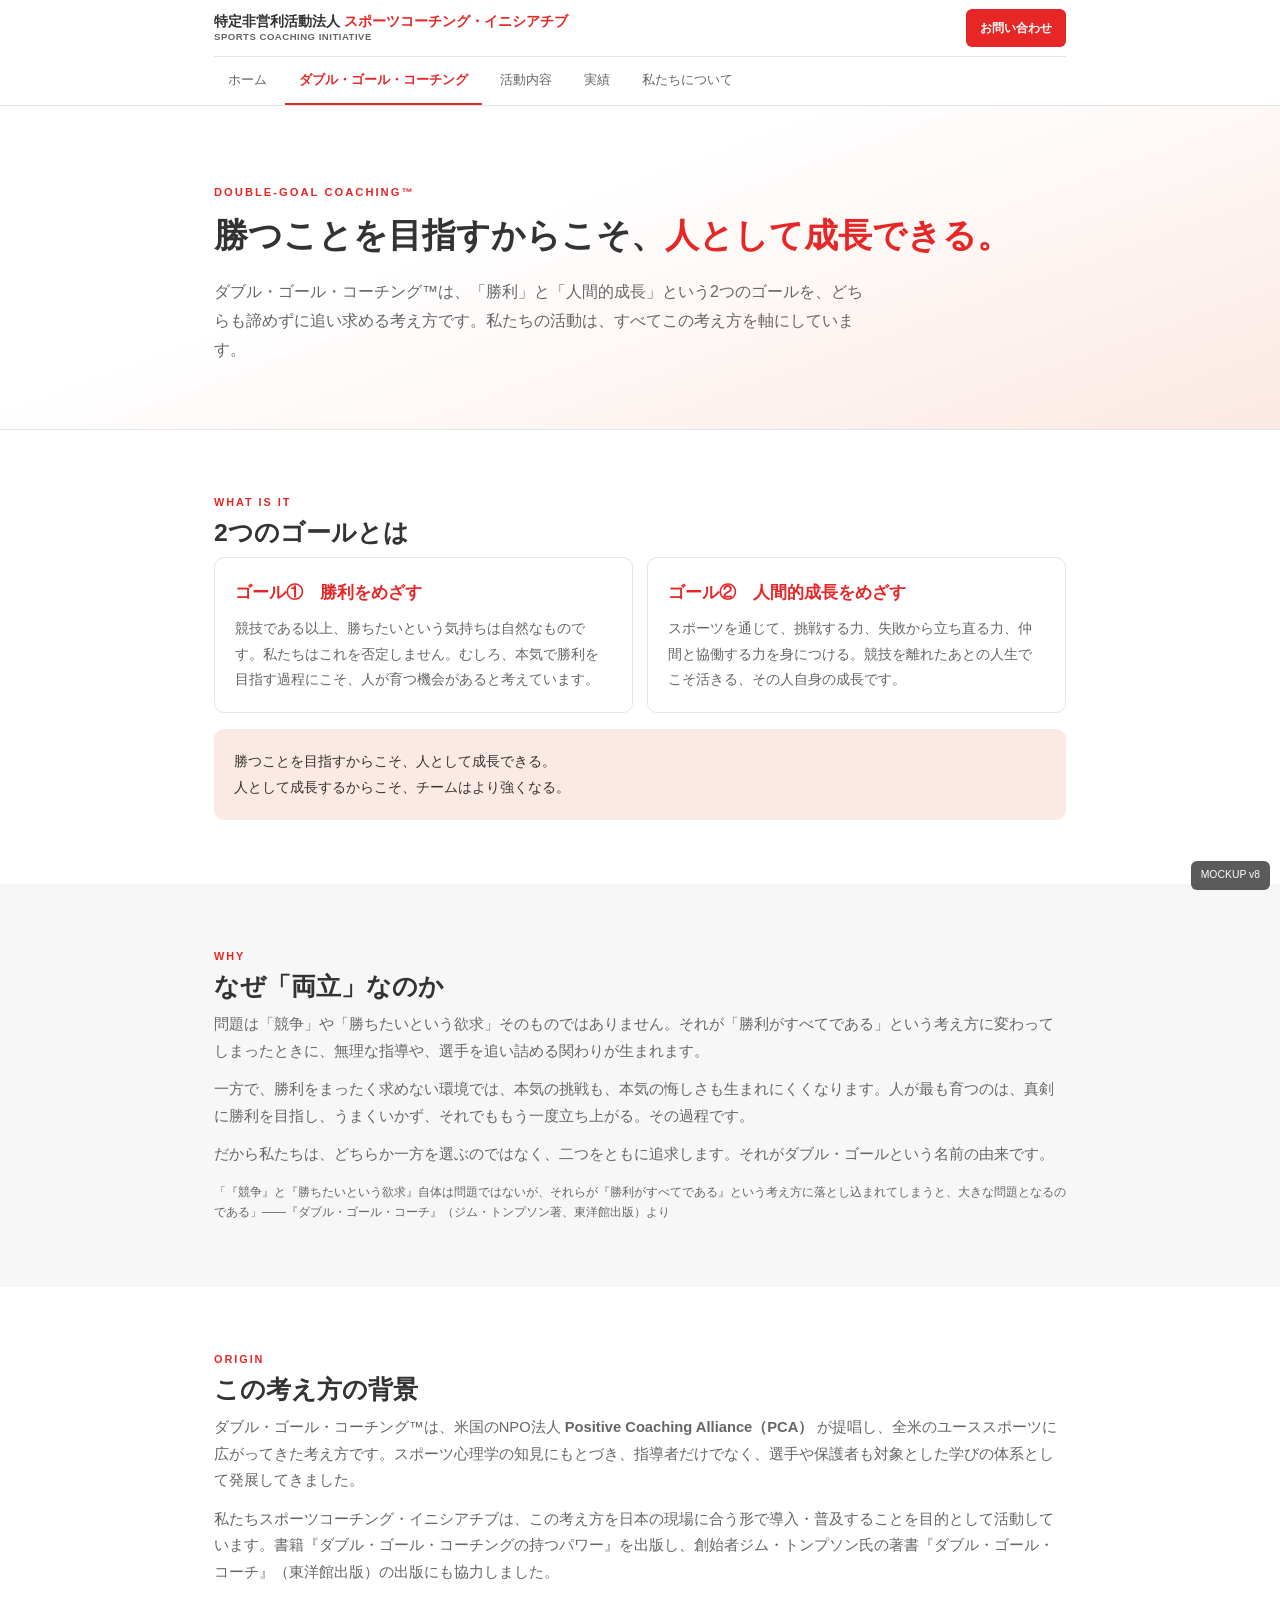
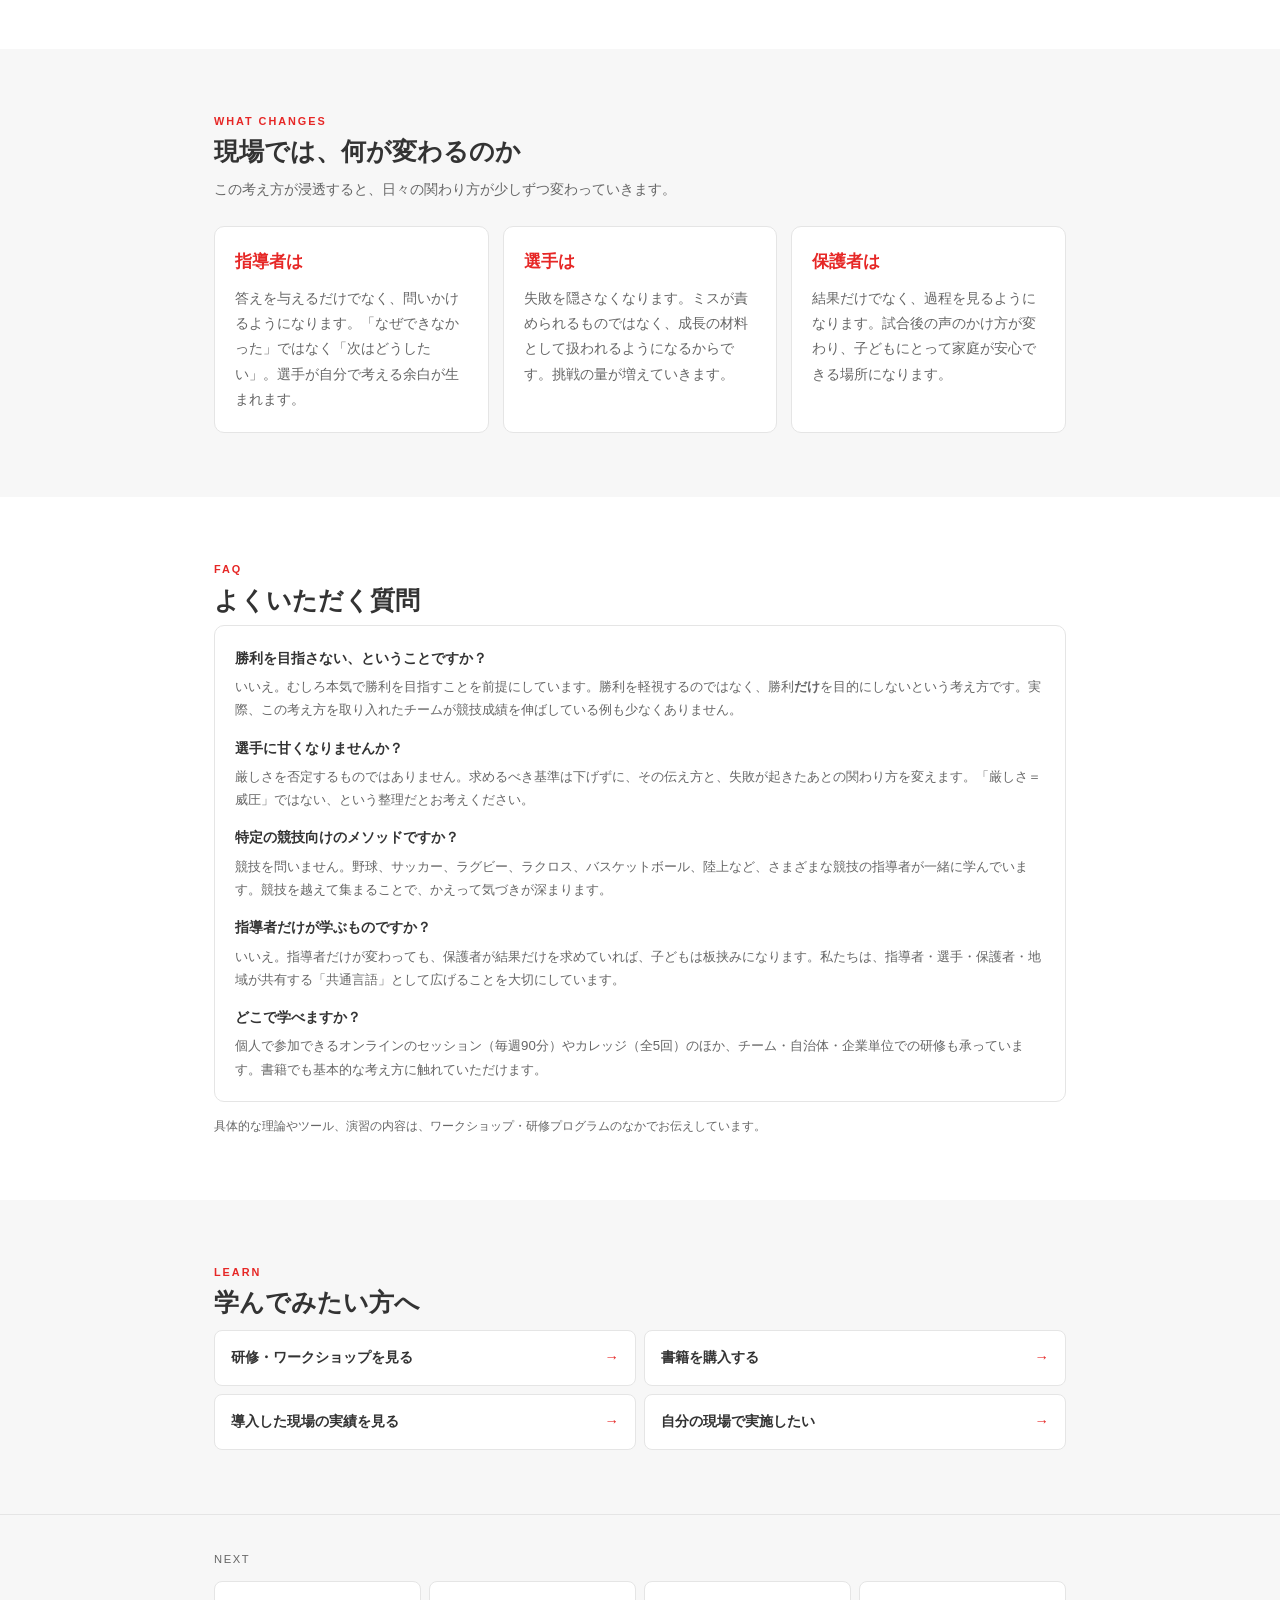
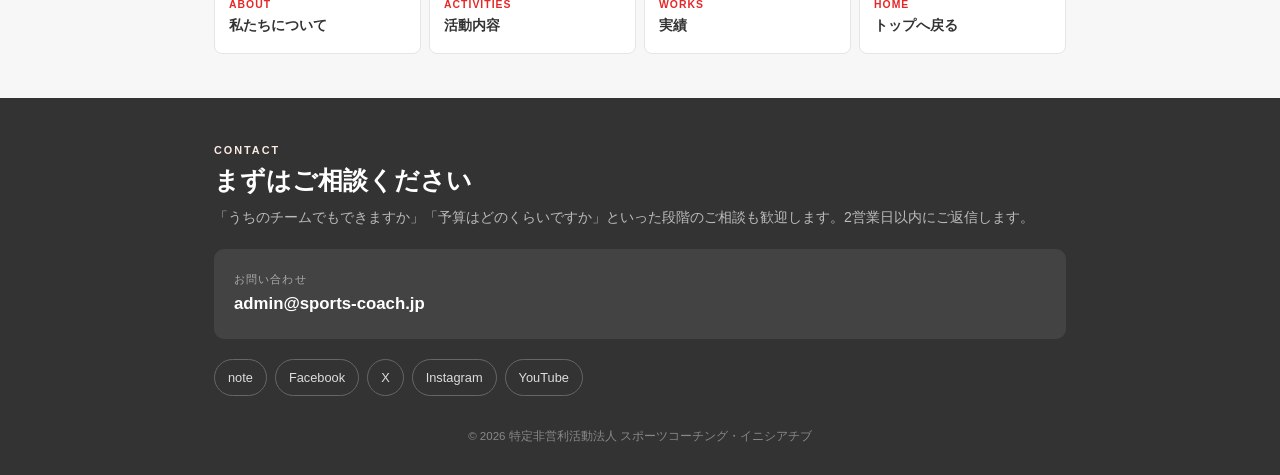
<file: double-goal.html>
<!DOCTYPE html>
<html lang="ja">
<head>
<meta charset="UTF-8">
<meta name="viewport" content="width=device-width, initial-scale=1">
<title>ダブル・ゴール・コーチング™とは｜スポーツコーチング・イニシアチブ</title>
<meta name="description" content="「勝利」と「人間的成長」の2つのゴールをともに追求する考え方、ダブル・ゴール・コーチング™。米国NPO法人 Positive Coaching Alliance が提唱し、私たちが日本で普及に取り組んでいます。">
<link rel="stylesheet" href="style.css">
</head>
<body>
<header>
  <div class="wrap hbar">
    <a class="logo" href="index.html">特定非営利活動法人 <span>スポーツコーチング・イニシアチブ</span><small>SPORTS COACHING INITIATIVE</small></a>
    <a class="hcta" href="#contact">お問い合わせ</a>
  </div>
  <div class="wrap"><nav class="tabs">
    <a href="index.html">ホーム</a>
    <a href="double-goal.html" class="on">ダブル・ゴール・コーチング</a>
    <a href="activities.html">活動内容</a>
    <a href="works.html">実績</a>
    <a href="about.html">私たちについて</a>
  </nav></div>
</header>

<div class="vision"><div class="wrap">
  <div class="eb">DOUBLE-GOAL COACHING™</div>
  <h1>勝つことを目指すからこそ、<em>人として成長できる。</em></h1>
  <p>ダブル・ゴール・コーチング™は、「勝利」と「人間的成長」という2つのゴールを、どちらも諦めずに追い求める考え方です。私たちの活動は、すべてこの考え方を軸にしています。</p>
</div></div>

<section><div class="wrap">
  <h2><span class="eb">WHAT IS IT</span>2つのゴールとは</h2>
  <div class="grid g2">
    <div class="card">
      <h3>ゴール①　勝利をめざす</h3>
      <p>競技である以上、勝ちたいという気持ちは自然なものです。私たちはこれを否定しません。むしろ、本気で勝利を目指す過程にこそ、人が育つ機会があると考えています。</p>
    </div>
    <div class="card">
      <h3>ゴール②　人間的成長をめざす</h3>
      <p>スポーツを通じて、挑戦する力、失敗から立ち直る力、仲間と協働する力を身につける。競技を離れたあとの人生でこそ活きる、その人自身の成長です。</p>
    </div>
  </div>
  <div class="callout" style="margin-top:16px;">
    <p>勝つことを目指すからこそ、人として成長できる。<br>人として成長するからこそ、チームはより強くなる。</p>
  </div>
</div></section>

<section class="alt"><div class="wrap">
  <h2><span class="eb">WHY</span>なぜ「両立」なのか</h2>
  <div class="body">
    <p>問題は「競争」や「勝ちたいという欲求」そのものではありません。それが「勝利がすべてである」という考え方に変わってしまったときに、無理な指導や、選手を追い詰める関わりが生まれます。</p>
    <p>一方で、勝利をまったく求めない環境では、本気の挑戦も、本気の悔しさも生まれにくくなります。人が最も育つのは、真剣に勝利を目指し、うまくいかず、それでももう一度立ち上がる。その過程です。</p>
    <p>だから私たちは、どちらか一方を選ぶのではなく、二つをともに追求します。それがダブル・ゴールという名前の由来です。</p>
  </div>
  <p class="note">「『競争』と『勝ちたいという欲求』自体は問題ではないが、それらが『勝利がすべてである』という考え方に落とし込まれてしまうと、大きな問題となるのである」——『ダブル・ゴール・コーチ』（ジム・トンプソン著、東洋館出版）より</p>
</div></section>

<section><div class="wrap">
  <h2><span class="eb">ORIGIN</span>この考え方の背景</h2>
  <div class="body">
    <p>ダブル・ゴール・コーチング™は、米国のNPO法人 <b>Positive Coaching Alliance（PCA）</b> が提唱し、全米のユーススポーツに広がってきた考え方です。スポーツ心理学の知見にもとづき、指導者だけでなく、選手や保護者も対象とした学びの体系として発展してきました。</p>
    <p>私たちスポーツコーチング・イニシアチブは、この考え方を日本の現場に合う形で導入・普及することを目的として活動しています。書籍『ダブル・ゴール・コーチングの持つパワー』を出版し、創始者ジム・トンプソン氏の著書『ダブル・ゴール・コーチ』（東洋館出版）の出版にも協力しました。</p>
  </div>
</div></section>

<section class="alt"><div class="wrap">
  <h2><span class="eb">WHAT CHANGES</span>現場では、何が変わるのか</h2>
  <p class="lead">この考え方が浸透すると、日々の関わり方が少しずつ変わっていきます。</p>
  <div class="grid g3">
    <div class="card">
      <h3>指導者は</h3>
      <p>答えを与えるだけでなく、問いかけるようになります。「なぜできなかった」ではなく「次はどうしたい」。選手が自分で考える余白が生まれます。</p>
    </div>
    <div class="card">
      <h3>選手は</h3>
      <p>失敗を隠さなくなります。ミスが責められるものではなく、成長の材料として扱われるようになるからです。挑戦の量が増えていきます。</p>
    </div>
    <div class="card">
      <h3>保護者は</h3>
      <p>結果だけでなく、過程を見るようになります。試合後の声のかけ方が変わり、子どもにとって家庭が安心できる場所になります。</p>
    </div>
  </div>
</div></section>

<section><div class="wrap">
  <h2><span class="eb">FAQ</span>よくいただく質問</h2>
  <div class="ctx">
    <dl>
      <dt>勝利を目指さない、ということですか？</dt>
      <dd>いいえ。むしろ本気で勝利を目指すことを前提にしています。勝利を軽視するのではなく、勝利<b>だけ</b>を目的にしないという考え方です。実際、この考え方を取り入れたチームが競技成績を伸ばしている例も少なくありません。</dd>

      <dt>選手に甘くなりませんか？</dt>
      <dd>厳しさを否定するものではありません。求めるべき基準は下げずに、その伝え方と、失敗が起きたあとの関わり方を変えます。「厳しさ＝威圧」ではない、という整理だとお考えください。</dd>

      <dt>特定の競技向けのメソッドですか？</dt>
      <dd>競技を問いません。野球、サッカー、ラグビー、ラクロス、バスケットボール、陸上など、さまざまな競技の指導者が一緒に学んでいます。競技を越えて集まることで、かえって気づきが深まります。</dd>

      <dt>指導者だけが学ぶものですか？</dt>
      <dd>いいえ。指導者だけが変わっても、保護者が結果だけを求めていれば、子どもは板挟みになります。私たちは、指導者・選手・保護者・地域が共有する「共通言語」として広げることを大切にしています。</dd>

      <dt>どこで学べますか？</dt>
      <dd>個人で参加できるオンラインのセッション（毎週90分）やカレッジ（全5回）のほか、チーム・自治体・企業単位での研修も承っています。書籍でも基本的な考え方に触れていただけます。</dd>
    </dl>
  </div>
  <p class="note">具体的な理論やツール、演習の内容は、ワークショップ・研修プログラムのなかでお伝えしています。</p>
</div></section>

<section class="alt"><div class="wrap">
  <h2><span class="eb">LEARN</span>学んでみたい方へ</h2>
  <div class="ctalist">
    <a href="activities.html">研修・ワークショップを見る<em>→</em></a>
    <a href="https://sci.thebase.in/" target="_blank" rel="noopener">書籍を購入する<em>→</em></a>
    <a href="works.html">導入した現場の実績を見る<em>→</em></a>
    <a href="#contact">自分の現場で実施したい<em>→</em></a>
  </div>
</div></section>

<div class="next"><div class="wrap">
  <div class="lbl">NEXT</div>
  <div class="nx">
    <a href="about.html"><span>ABOUT</span>私たちについて</a>
    <a href="activities.html"><span>ACTIVITIES</span>活動内容</a>
    <a href="works.html"><span>WORKS</span>実績</a>
    <a href="index.html"><span>HOME</span>トップへ戻る</a>
  </div>
</div></div>
<footer id="contact">
  <div class="wrap">
    <h2><span class="eb">CONTACT</span>まずはご相談ください</h2>
    <p>「うちのチームでもできますか」「予算はどのくらいですか」といった段階のご相談も歓迎します。2営業日以内にご返信します。</p>
    <div class="cbox">
      <div class="l">お問い合わせ</div>
      <a href="mailto:admin@sports-coach.jp">admin@sports-coach.jp</a>
    </div>
    <div class="sns">
      <a href="https://note.com/sports_coaching" target="_blank" rel="noopener">note</a>
      <a href="https://www.facebook.com/sportscoachinginitiative/" target="_blank" rel="noopener">Facebook</a>
      <a href="https://twitter.com/sci_sportscoach" target="_blank" rel="noopener">X</a>
      <a href="https://www.instagram.com/sci_sports_coach/" target="_blank" rel="noopener">Instagram</a>
      <a href="https://www.youtube.com/channel/UCXJ96qUNCCxS8J7qhFJH5BA/featured" target="_blank" rel="noopener">YouTube</a>
    </div>
    <p class="copy">© 2026 特定非営利活動法人 スポーツコーチング・イニシアチブ</p>
  </div>
</footer>
<div class="mock">MOCKUP v8</div>
</body></html>
</file>
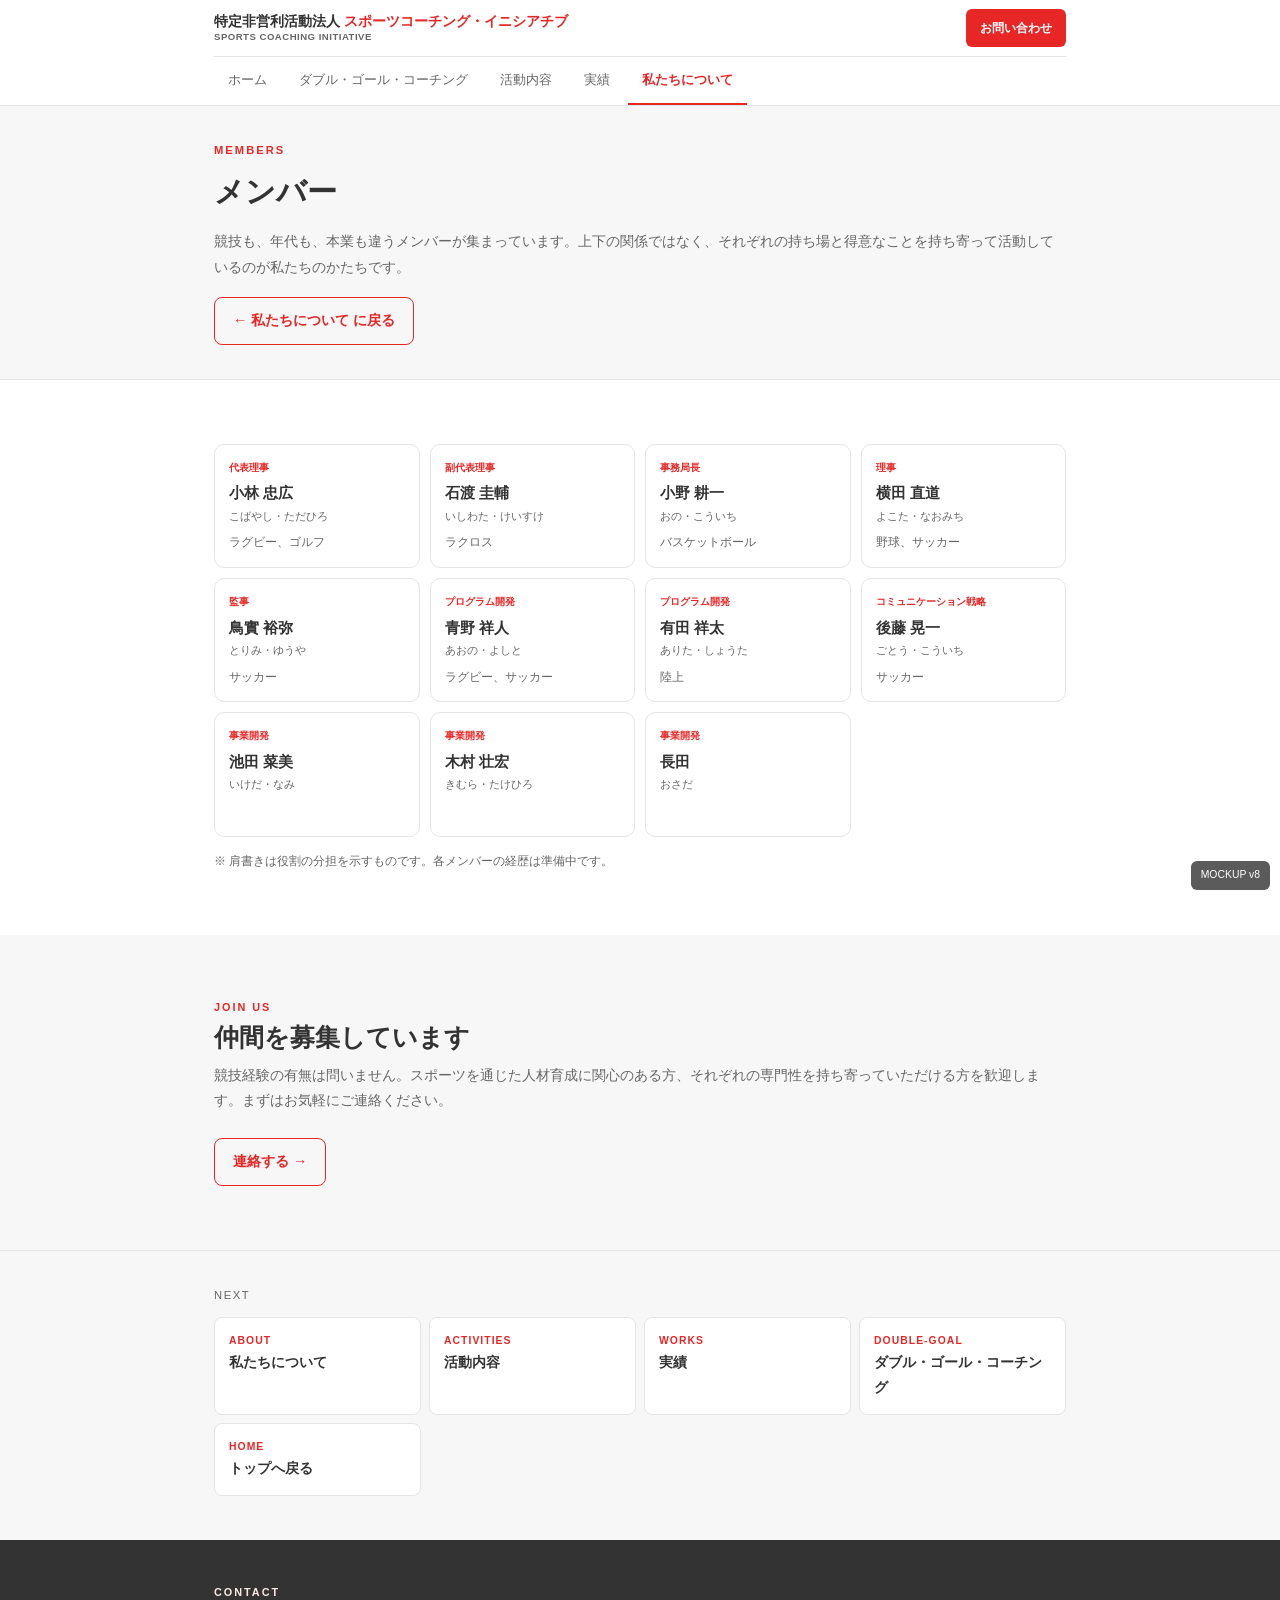
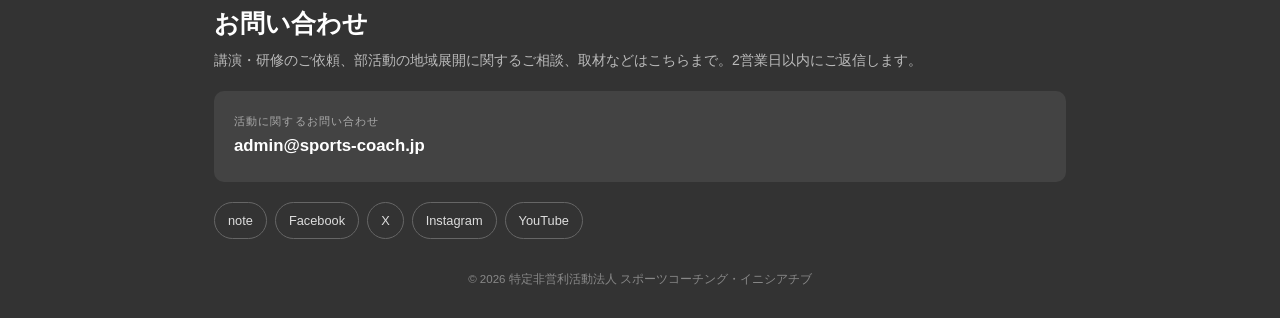
<file: members.html>
<!DOCTYPE html>
<html lang="ja">
<head>
<meta charset="UTF-8">
<meta name="viewport" content="width=device-width, initial-scale=1">
<title>メンバー｜スポーツコーチング・イニシアチブ</title>
<meta name="description" content="競技・年代・バックグラウンドが異なる多彩なメンバーが、それぞれの持ち場から活動しています。">
<link rel="stylesheet" href="style.css">
</head>
<body>
<header>
  <div class="wrap hbar">
    <a class="logo" href="index.html">特定非営利活動法人 <span>スポーツコーチング・イニシアチブ</span><small>SPORTS COACHING INITIATIVE</small></a>
    <a class="hcta" href="#contact">お問い合わせ</a>
  </div>
  <div class="wrap"><nav class="tabs">
    <a href="index.html">ホーム</a>
    <a href="double-goal.html">ダブル・ゴール・コーチング</a>
    <a href="activities.html">活動内容</a>
    <a href="works.html">実績</a>
    <a href="about.html" class="on">私たちについて</a>
  </nav></div>
</header>

<div class="phead"><div class="wrap">
  <div class="eb">MEMBERS</div>
  <h1>メンバー</h1>
  <p>競技も、年代も、本業も違うメンバーが集まっています。上下の関係ではなく、それぞれの持ち場と得意なことを持ち寄って活動しているのが私たちのかたちです。</p>
  <div class="more" style="margin-top:16px;"><a href="about.html">← 私たちについて に戻る</a></div>
</div></div>

<section><div class="wrap">
  <div class="mem">
    <div class="m"><div class="r">代表理事</div><div class="nm">小林 忠広</div><div class="k">こばやし・ただひろ</div><div class="s">ラグビー、ゴルフ</div></div>
    <div class="m"><div class="r">副代表理事</div><div class="nm">石渡 圭輔</div><div class="k">いしわた・けいすけ</div><div class="s">ラクロス</div></div>
    <div class="m"><div class="r">事務局長</div><div class="nm">小野 耕一</div><div class="k">おの・こういち</div><div class="s">バスケットボール</div></div>
    <div class="m"><div class="r">理事</div><div class="nm">横田 直道</div><div class="k">よこた・なおみち</div><div class="s">野球、サッカー</div></div>
    <div class="m"><div class="r">監事</div><div class="nm">鳥實 裕弥</div><div class="k">とりみ・ゆうや</div><div class="s">サッカー</div></div>
    <div class="m"><div class="r">プログラム開発</div><div class="nm">青野 祥人</div><div class="k">あおの・よしと</div><div class="s">ラグビー、サッカー</div></div>
    <div class="m"><div class="r">プログラム開発</div><div class="nm">有田 祥太</div><div class="k">ありた・しょうた</div><div class="s">陸上</div></div>
    <div class="m"><div class="r">コミュニケーション戦略</div><div class="nm">後藤 晃一</div><div class="k">ごとう・こういち</div><div class="s">サッカー</div></div>
    <div class="m"><div class="r">事業開発</div><div class="nm">池田 菜美</div><div class="k">いけだ・なみ</div><div class="s">&nbsp;</div></div>
    <div class="m"><div class="r">事業開発</div><div class="nm">木村 壮宏</div><div class="k">きむら・たけひろ</div><div class="s">&nbsp;</div></div>
    <div class="m"><div class="r">事業開発</div><div class="nm">長田</div><div class="k">おさだ</div><div class="s">&nbsp;</div></div>
  </div>
  <p class="note">※ 肩書きは役割の分担を示すものです。各メンバーの経歴は準備中です。</p>
</div></section>

<section class="alt"><div class="wrap">
  <h2><span class="eb">JOIN US</span>仲間を募集しています</h2>
  <p class="lead">競技経験の有無は問いません。スポーツを通じた人材育成に関心のある方、それぞれの専門性を持ち寄っていただける方を歓迎します。まずはお気軽にご連絡ください。</p>
  <div class="more"><a href="#contact">連絡する →</a></div>
</div></section>

<div class="next"><div class="wrap">
  <div class="lbl">NEXT</div>
  <div class="nx">
    <a href="about.html"><span>ABOUT</span>私たちについて</a>
    <a href="activities.html"><span>ACTIVITIES</span>活動内容</a>
    <a href="works.html"><span>WORKS</span>実績</a>
    <a href="double-goal.html"><span>DOUBLE-GOAL</span>ダブル・ゴール・コーチング</a>
    <a href="index.html"><span>HOME</span>トップへ戻る</a>
  </div>
</div></div>
<footer id="contact">
  <div class="wrap">
    <h2><span class="eb">CONTACT</span>お問い合わせ</h2>
    <p>講演・研修のご依頼、部活動の地域展開に関するご相談、取材などはこちらまで。2営業日以内にご返信します。</p>
    <div class="cbox">
      <div class="l">活動に関するお問い合わせ</div>
      <a href="mailto:admin@sports-coach.jp">admin@sports-coach.jp</a>
    </div>
    <div class="sns">
      <a href="https://note.com/sports_coaching" target="_blank" rel="noopener">note</a>
      <a href="https://www.facebook.com/sportscoachinginitiative/" target="_blank" rel="noopener">Facebook</a>
      <a href="https://twitter.com/sci_sportscoach" target="_blank" rel="noopener">X</a>
      <a href="https://www.instagram.com/sci_sports_coach/" target="_blank" rel="noopener">Instagram</a>
      <a href="https://www.youtube.com/channel/UCXJ96qUNCCxS8J7qhFJH5BA/featured" target="_blank" rel="noopener">YouTube</a>
    </div>
    <p class="copy">© 2026 特定非営利活動法人 スポーツコーチング・イニシアチブ</p>
  </div>
</footer>
<div class="mock">MOCKUP v8</div>
</body></html>
</file>
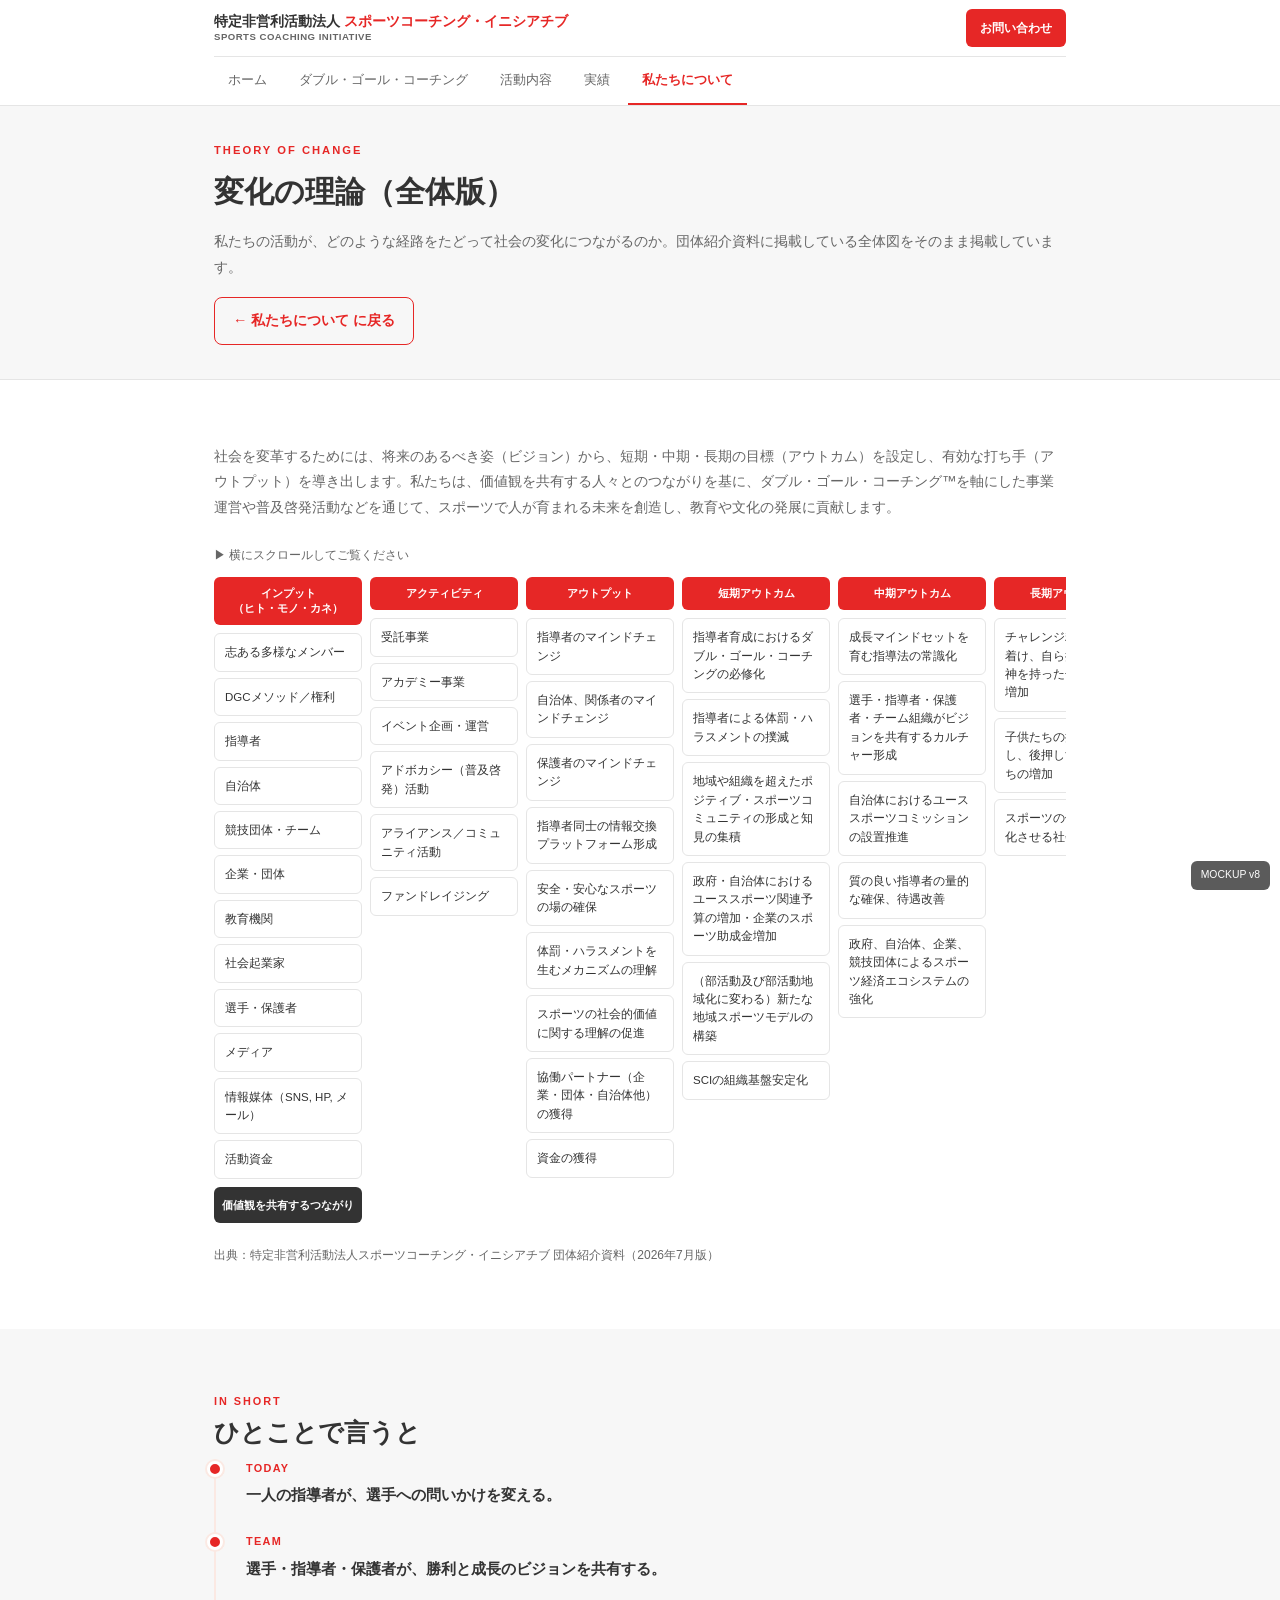
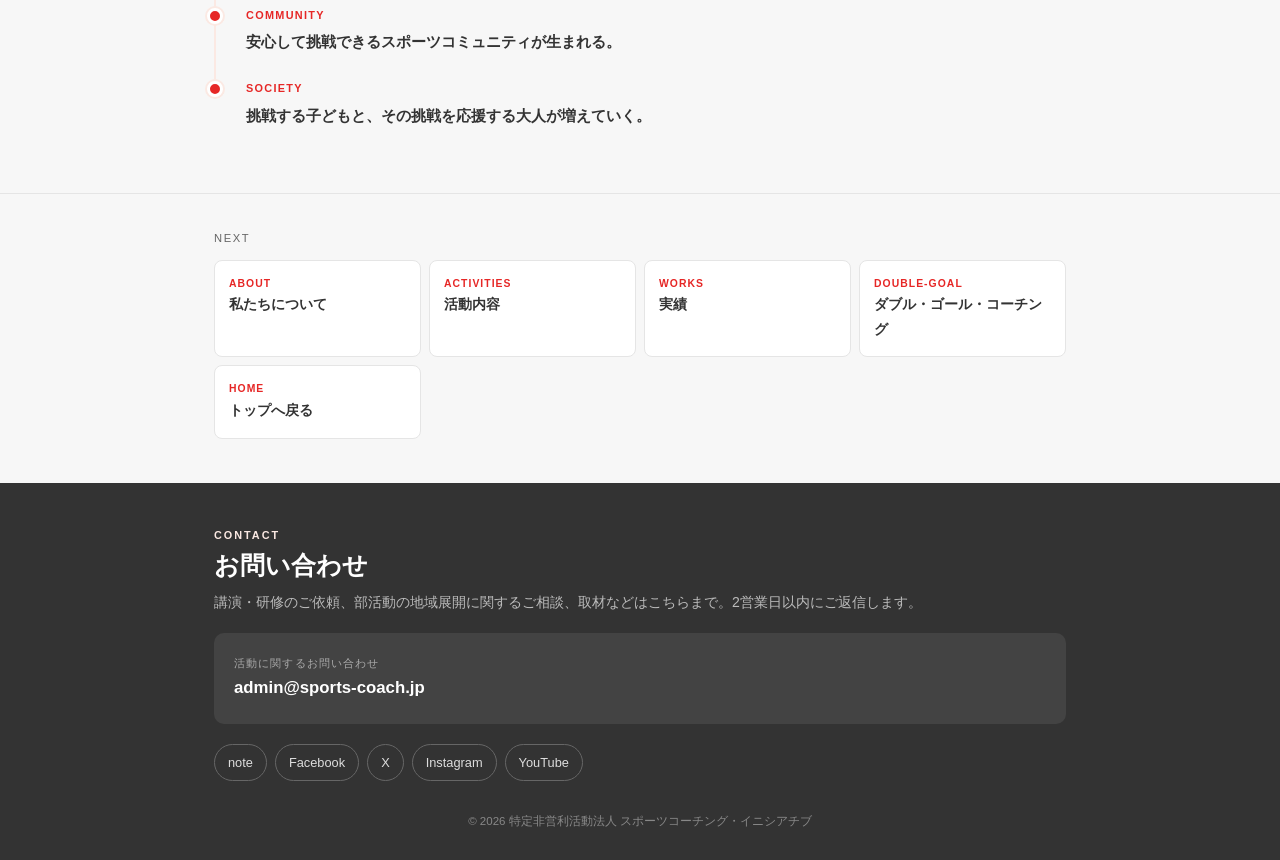
<file: theory-of-change.html>
<!DOCTYPE html>
<html lang="ja">
<head>
<meta charset="UTF-8">
<meta name="viewport" content="width=device-width, initial-scale=1">
<title>Theory of Change｜スポーツコーチング・イニシアチブ</title>
<meta name="description" content="インプットからビジョンまで。スポーツコーチング・イニシアチブが描く変化の理論（Theory of Change）の全体像です。">
<link rel="stylesheet" href="style.css">
</head>
<body>
<header>
  <div class="wrap hbar">
    <a class="logo" href="index.html">特定非営利活動法人 <span>スポーツコーチング・イニシアチブ</span><small>SPORTS COACHING INITIATIVE</small></a>
    <a class="hcta" href="#contact">お問い合わせ</a>
  </div>
  <div class="wrap"><nav class="tabs">
    <a href="index.html">ホーム</a>
    <a href="double-goal.html">ダブル・ゴール・コーチング</a>
    <a href="activities.html">活動内容</a>
    <a href="works.html">実績</a>
    <a href="about.html" class="on">私たちについて</a>
  </nav></div>
</header>

<div class="phead"><div class="wrap">
  <div class="eb">THEORY OF CHANGE</div>
  <h1>変化の理論（全体版）</h1>
  <p>私たちの活動が、どのような経路をたどって社会の変化につながるのか。団体紹介資料に掲載している全体図をそのまま掲載しています。</p>
  <div class="more" style="margin-top:16px;"><a href="about.html">← 私たちについて に戻る</a></div>
</div></div>

<section><div class="wrap">
  <p class="lead">社会を変革するためには、将来のあるべき姿（ビジョン）から、短期・中期・長期の目標（アウトカム）を設定し、有効な打ち手（アウトプット）を導き出します。私たちは、価値観を共有する人々とのつながりを基に、ダブル・ゴール・コーチング™を軸にした事業運営や普及啓発活動などを通じて、スポーツで人が育まれる未来を創造し、教育や文化の発展に貢献します。</p>

  <p class="tochint">▶ 横にスクロールしてご覧ください</p>
  <div class="tocwrap">
    <div class="tocflow">

      <div class="tcol">
        <div class="th">インプット<br>（ヒト・モノ・カネ）</div>
        <div class="tcell">志ある多様なメンバー</div>
        <div class="tcell">DGCメソッド／権利</div>
        <div class="tcell">指導者</div>
        <div class="tcell">自治体</div>
        <div class="tcell">競技団体・チーム</div>
        <div class="tcell">企業・団体</div>
        <div class="tcell">教育機関</div>
        <div class="tcell">社会起業家</div>
        <div class="tcell">選手・保護者</div>
        <div class="tcell">メディア</div>
        <div class="tcell">情報媒体（SNS, HP, メール）</div>
        <div class="tcell">活動資金</div>
        <div class="tband">価値観を共有するつながり</div>
      </div>

      <div class="tcol">
        <div class="th">アクティビティ</div>
        <div class="tcell">受託事業</div>
        <div class="tcell">アカデミー事業</div>
        <div class="tcell">イベント企画・運営</div>
        <div class="tcell">アドボカシー（普及啓発）活動</div>
        <div class="tcell">アライアンス／コミュニティ活動</div>
        <div class="tcell">ファンドレイジング</div>
      </div>

      <div class="tcol">
        <div class="th">アウトプット</div>
        <div class="tcell">指導者のマインドチェンジ</div>
        <div class="tcell">自治体、関係者のマインドチェンジ</div>
        <div class="tcell">保護者のマインドチェンジ</div>
        <div class="tcell">指導者同士の情報交換プラットフォーム形成</div>
        <div class="tcell">安全・安心なスポーツの場の確保</div>
        <div class="tcell">体罰・ハラスメントを生むメカニズムの理解</div>
        <div class="tcell">スポーツの社会的価値に関する理解の促進</div>
        <div class="tcell">協働パートナー（企業・団体・自治体他）の獲得</div>
        <div class="tcell">資金の獲得</div>
      </div>

      <div class="tcol">
        <div class="th">短期アウトカム</div>
        <div class="tcell">指導者育成におけるダブル・ゴール・コーチングの必修化</div>
        <div class="tcell">指導者による体罰・ハラスメントの撲滅</div>
        <div class="tcell">地域や組織を超えたポジティブ・スポーツコミュニティの形成と知見の集積</div>
        <div class="tcell">政府・自治体におけるユーススポーツ関連予算の増加・企業のスポーツ助成金増加</div>
        <div class="tcell">（部活動及び部活動地域化に変わる）新たな地域スポーツモデルの構築</div>
        <div class="tcell">SCIの組織基盤安定化</div>
      </div>

      <div class="tcol">
        <div class="th">中期アウトカム</div>
        <div class="tcell">成長マインドセットを育む指導法の常識化</div>
        <div class="tcell">選手・指導者・保護者・チーム組織がビジョンを共有するカルチャー形成</div>
        <div class="tcell">自治体におけるユーススポーツコミッションの設置推進</div>
        <div class="tcell">質の良い指導者の量的な確保、待遇改善</div>
        <div class="tcell">政府、自治体、企業、競技団体によるスポーツ経済エコシステムの強化</div>
      </div>

      <div class="tcol">
        <div class="th">長期アウトカム</div>
        <div class="tcell">チャレンジ精神を身に着け、自ら挑戦する精神を持った子供たちの増加</div>
        <div class="tcell">子供たちの挑戦を支援し、後押しする大人たちの増加</div>
        <div class="tcell">スポーツの価値を最大化させる社会システム</div>
      </div>

      <div class="tcol vis">
        <div class="th">ビジョン</div>
        <div class="tcell">スポーツがよりポジティブで価値あるものとなり、教育や文化の発展に貢献</div>
      </div>

    </div>
  </div>
  <p class="note">出典：特定非営利活動法人スポーツコーチング・イニシアチブ 団体紹介資料（2026年7月版）</p>
</div></section>

<section class="alt"><div class="wrap">
  <h2><span class="eb">IN SHORT</span>ひとことで言うと</h2>
  <div class="journey">
    <div class="jstep"><span class="jdot"></span><div class="jlabel">TODAY</div><div class="jtext">一人の指導者が、選手への問いかけを変える。</div></div>
    <div class="jstep"><span class="jdot"></span><div class="jlabel">TEAM</div><div class="jtext">選手・指導者・保護者が、勝利と成長のビジョンを共有する。</div></div>
    <div class="jstep"><span class="jdot"></span><div class="jlabel">COMMUNITY</div><div class="jtext">安心して挑戦できるスポーツコミュニティが生まれる。</div></div>
    <div class="jstep"><span class="jdot"></span><div class="jlabel">SOCIETY</div><div class="jtext">挑戦する子どもと、その挑戦を応援する大人が増えていく。</div></div>
  </div>
</div></section>

<div class="next"><div class="wrap">
  <div class="lbl">NEXT</div>
  <div class="nx">
    <a href="about.html"><span>ABOUT</span>私たちについて</a>
    <a href="activities.html"><span>ACTIVITIES</span>活動内容</a>
    <a href="works.html"><span>WORKS</span>実績</a>
    <a href="double-goal.html"><span>DOUBLE-GOAL</span>ダブル・ゴール・コーチング</a>
    <a href="index.html"><span>HOME</span>トップへ戻る</a>
  </div>
</div></div>
<footer id="contact">
  <div class="wrap">
    <h2><span class="eb">CONTACT</span>お問い合わせ</h2>
    <p>講演・研修のご依頼、部活動の地域展開に関するご相談、取材などはこちらまで。2営業日以内にご返信します。</p>
    <div class="cbox">
      <div class="l">活動に関するお問い合わせ</div>
      <a href="mailto:admin@sports-coach.jp">admin@sports-coach.jp</a>
    </div>
    <div class="sns">
      <a href="https://note.com/sports_coaching" target="_blank" rel="noopener">note</a>
      <a href="https://www.facebook.com/sportscoachinginitiative/" target="_blank" rel="noopener">Facebook</a>
      <a href="https://twitter.com/sci_sportscoach" target="_blank" rel="noopener">X</a>
      <a href="https://www.instagram.com/sci_sports_coach/" target="_blank" rel="noopener">Instagram</a>
      <a href="https://www.youtube.com/channel/UCXJ96qUNCCxS8J7qhFJH5BA/featured" target="_blank" rel="noopener">YouTube</a>
    </div>
    <p class="copy">© 2026 特定非営利活動法人 スポーツコーチング・イニシアチブ</p>
  </div>
</footer>
<div class="mock">MOCKUP v8</div>
</body></html>
</file>
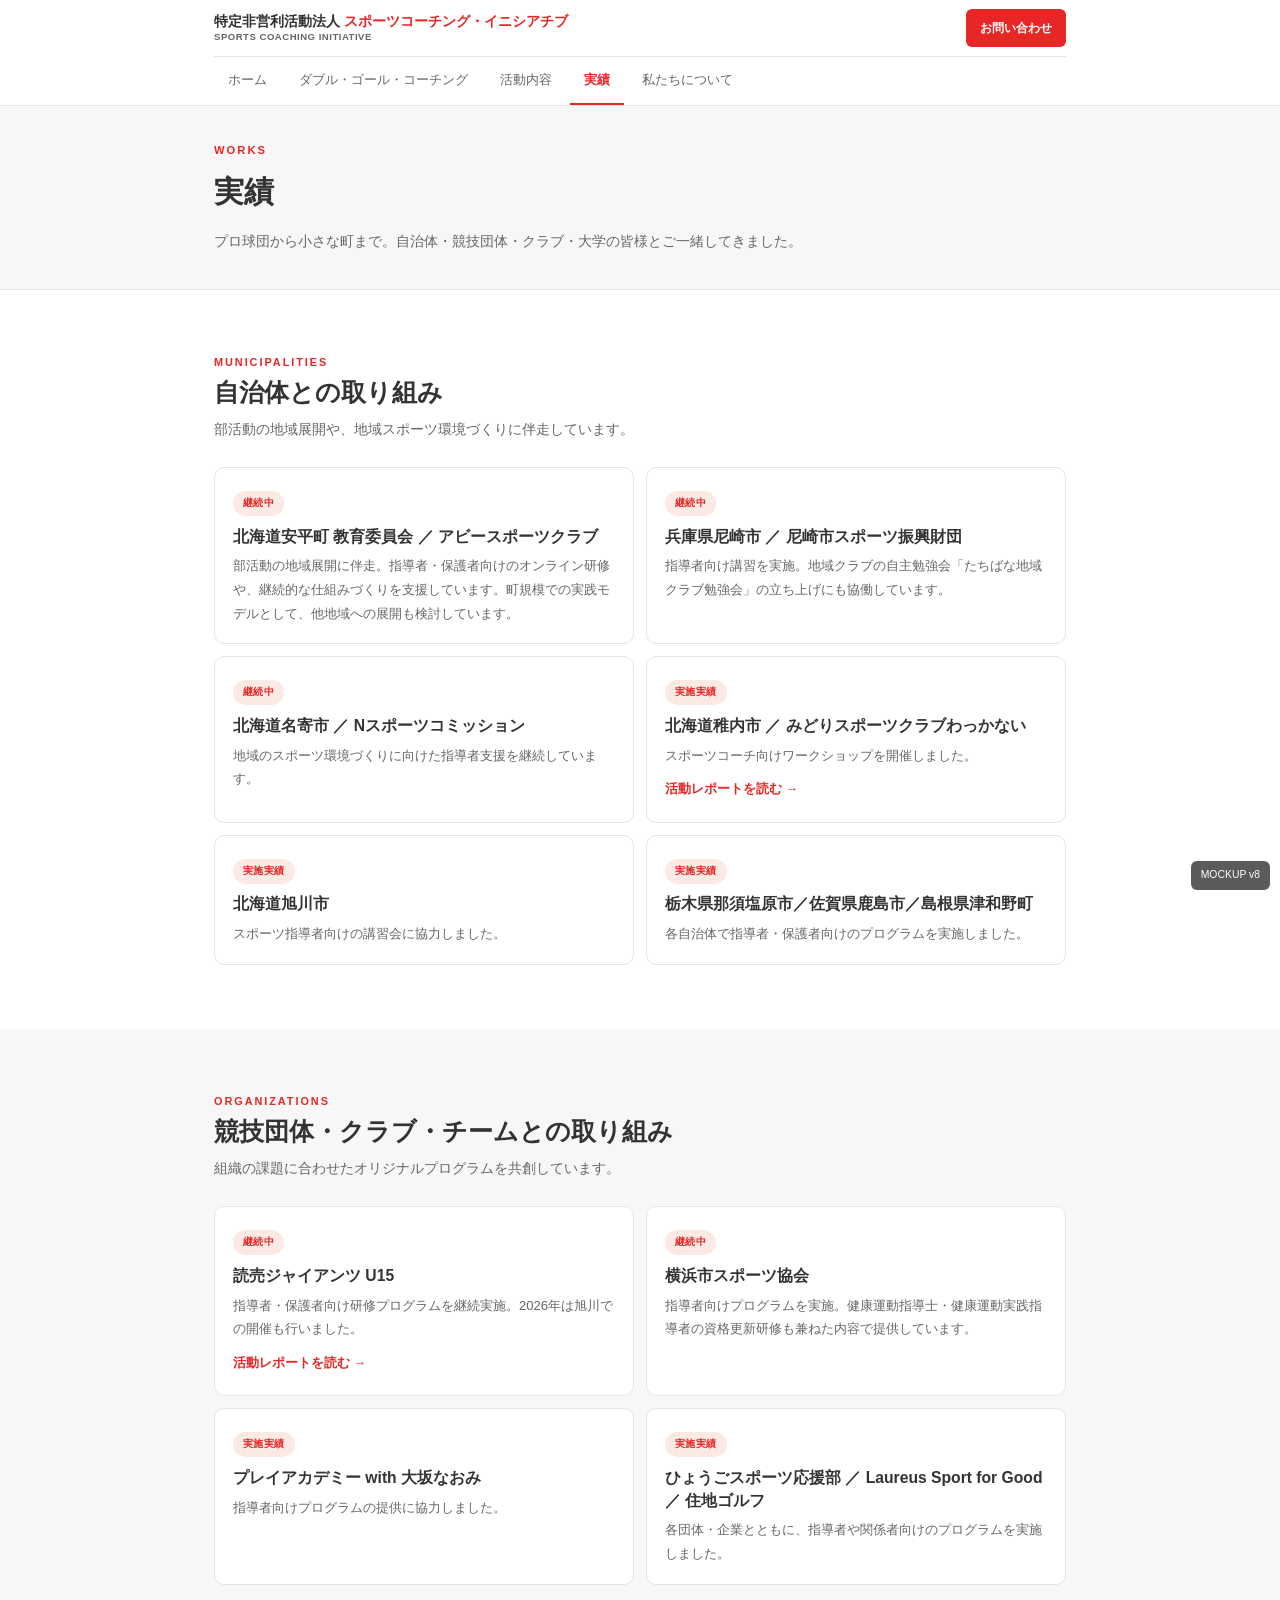
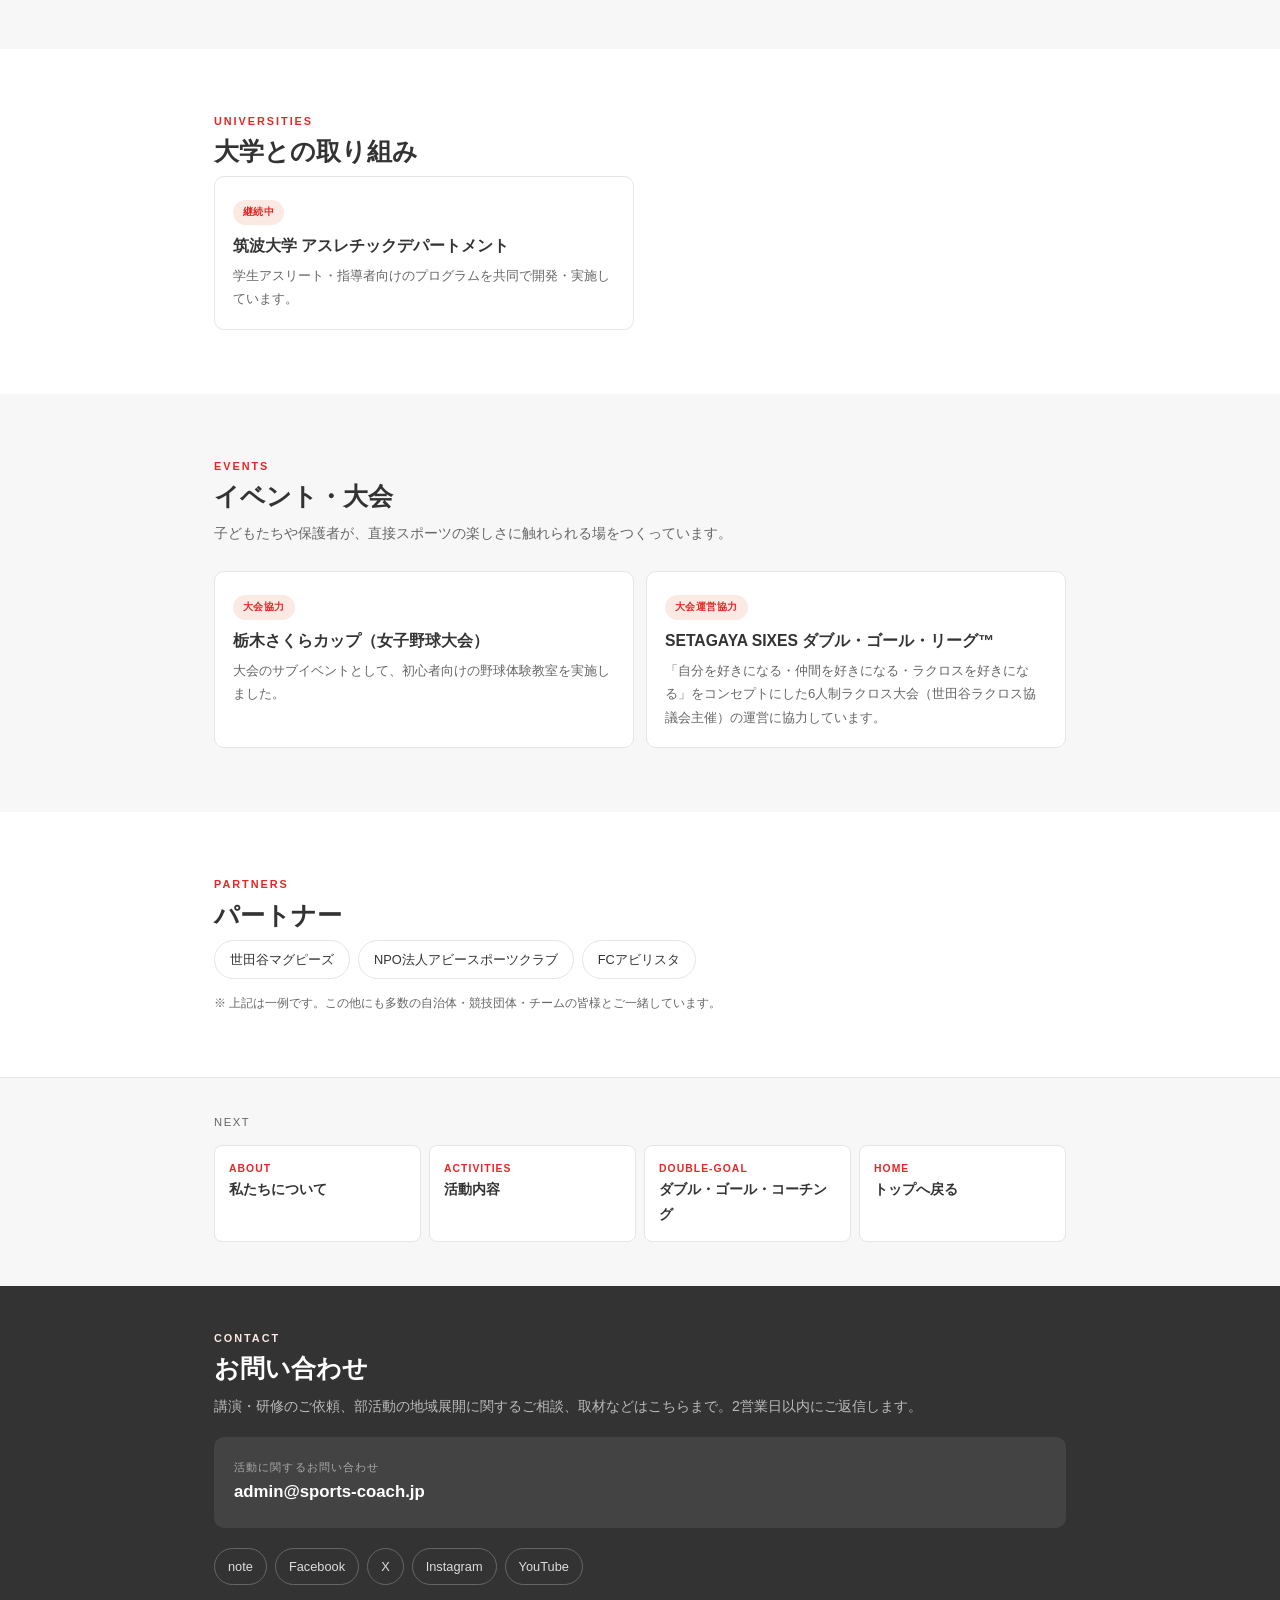
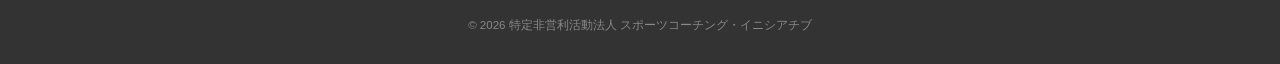
<file: works.html>
<!DOCTYPE html>
<html lang="ja">
<head>
<meta charset="UTF-8">
<meta name="viewport" content="width=device-width, initial-scale=1">
<title>実績｜スポーツコーチング・イニシアチブ</title>
<meta name="description" content="自治体、競技団体・クラブ・学校、大学、イベント。全国の現場とご一緒してきた取り組みをご紹介します。">
<link rel="stylesheet" href="style.css">
</head>
<body>
<header>
  <div class="wrap hbar">
    <a class="logo" href="index.html">特定非営利活動法人 <span>スポーツコーチング・イニシアチブ</span><small>SPORTS COACHING INITIATIVE</small></a>
    <a class="hcta" href="#contact">お問い合わせ</a>
  </div>
  <div class="wrap"><nav class="tabs">
    <a href="index.html">ホーム</a>
    <a href="double-goal.html">ダブル・ゴール・コーチング</a>
    <a href="activities.html">活動内容</a>
    <a href="works.html" class="on">実績</a>
    <a href="about.html">私たちについて</a>
  </nav></div>
</header>

<div class="phead"><div class="wrap">
  <div class="eb">WORKS</div>
  <h1>実績</h1>
  <p>プロ球団から小さな町まで。自治体・競技団体・クラブ・大学の皆様とご一緒してきました。</p>
</div></div>

<section><div class="wrap">
  <h2><span class="eb">MUNICIPALITIES</span>自治体との取り組み</h2>
  <p class="lead">部活動の地域展開や、地域スポーツ環境づくりに伴走しています。</p>
  <div class="wgrid">
    <div class="wcard">
      <span class="tag">継続中</span>
      <div class="nm2">北海道安平町 教育委員会 ／ アビースポーツクラブ</div>
      <div class="ds">部活動の地域展開に伴走。指導者・保護者向けのオンライン研修や、継続的な仕組みづくりを支援しています。町規模での実践モデルとして、他地域への展開も検討しています。</div>
    </div>
    <div class="wcard">
      <span class="tag">継続中</span>
      <div class="nm2">兵庫県尼崎市 ／ 尼崎市スポーツ振興財団</div>
      <div class="ds">指導者向け講習を実施。地域クラブの自主勉強会「たちばな地域クラブ勉強会」の立ち上げにも協働しています。</div>
    </div>
    <div class="wcard">
      <span class="tag">継続中</span>
      <div class="nm2">北海道名寄市 ／ Nスポーツコミッション</div>
      <div class="ds">地域のスポーツ環境づくりに向けた指導者支援を継続しています。</div>
    </div>
    <a class="wcard" href="https://note.com/sports_coaching/n/n0456dbbcde86" target="_blank" rel="noopener">
      <span class="tag">実施実績</span>
      <div class="nm2">北海道稚内市 ／ みどりスポーツクラブわっかない</div>
      <div class="ds">スポーツコーチ向けワークショップを開催しました。</div>
      <span class="lk">活動レポートを読む →</span>
    </a>
    <div class="wcard">
      <span class="tag">実施実績</span>
      <div class="nm2">北海道旭川市</div>
      <div class="ds">スポーツ指導者向けの講習会に協力しました。</div>
    </div>
    <div class="wcard">
      <span class="tag">実施実績</span>
      <div class="nm2">栃木県那須塩原市／佐賀県鹿島市／島根県津和野町</div>
      <div class="ds">各自治体で指導者・保護者向けのプログラムを実施しました。</div>
    </div>
  </div>
</div></section>

<section class="alt"><div class="wrap">
  <h2><span class="eb">ORGANIZATIONS</span>競技団体・クラブ・チームとの取り組み</h2>
  <p class="lead">組織の課題に合わせたオリジナルプログラムを共創しています。</p>
  <div class="wgrid">
    <a class="wcard" href="https://note.com/sports_coaching/n/nb6b00ac81c3a" target="_blank" rel="noopener">
      <span class="tag">継続中</span>
      <div class="nm2">読売ジャイアンツ U15</div>
      <div class="ds">指導者・保護者向け研修プログラムを継続実施。2026年は旭川での開催も行いました。</div>
      <span class="lk">活動レポートを読む →</span>
    </a>
    <div class="wcard">
      <span class="tag">継続中</span>
      <div class="nm2">横浜市スポーツ協会</div>
      <div class="ds">指導者向けプログラムを実施。健康運動指導士・健康運動実践指導者の資格更新研修も兼ねた内容で提供しています。</div>
    </div>
    <div class="wcard">
      <span class="tag">実施実績</span>
      <div class="nm2">プレイアカデミー with 大坂なおみ</div>
      <div class="ds">指導者向けプログラムの提供に協力しました。</div>
    </div>
    <div class="wcard">
      <span class="tag">実施実績</span>
      <div class="nm2">ひょうごスポーツ応援部 ／ Laureus Sport for Good ／ 住地ゴルフ</div>
      <div class="ds">各団体・企業とともに、指導者や関係者向けのプログラムを実施しました。</div>
    </div>
  </div>
</div></section>

<section><div class="wrap">
  <h2><span class="eb">UNIVERSITIES</span>大学との取り組み</h2>
  <div class="wgrid">
    <div class="wcard">
      <span class="tag">継続中</span>
      <div class="nm2">筑波大学 アスレチックデパートメント</div>
      <div class="ds">学生アスリート・指導者向けのプログラムを共同で開発・実施しています。</div>
    </div>
  </div>
</div></section>

<section class="alt"><div class="wrap">
  <h2><span class="eb">EVENTS</span>イベント・大会</h2>
  <p class="lead">子どもたちや保護者が、直接スポーツの楽しさに触れられる場をつくっています。</p>
  <div class="wgrid">
    <div class="wcard">
      <span class="tag">大会協力</span>
      <div class="nm2">栃木さくらカップ（女子野球大会）</div>
      <div class="ds">大会のサブイベントとして、初心者向けの野球体験教室を実施しました。</div>
    </div>
    <div class="wcard">
      <span class="tag">大会運営協力</span>
      <div class="nm2">SETAGAYA SIXES ダブル・ゴール・リーグ™</div>
      <div class="ds">「自分を好きになる・仲間を好きになる・ラクロスを好きになる」をコンセプトにした6人制ラクロス大会（世田谷ラクロス協議会主催）の運営に協力しています。</div>
    </div>
  </div>
</div></section>

<section><div class="wrap">
  <h2><span class="eb">PARTNERS</span>パートナー</h2>
  <div class="chips">
    <span class="chip">世田谷マグピーズ</span>
    <span class="chip">NPO法人アビースポーツクラブ</span>
    <span class="chip">FCアビリスタ</span>
  </div>
  <p class="note">※ 上記は一例です。この他にも多数の自治体・競技団体・チームの皆様とご一緒しています。</p>
</div></section>

<div class="next"><div class="wrap">
  <div class="lbl">NEXT</div>
  <div class="nx">
    <a href="about.html"><span>ABOUT</span>私たちについて</a>
    <a href="activities.html"><span>ACTIVITIES</span>活動内容</a>
    <a href="double-goal.html"><span>DOUBLE-GOAL</span>ダブル・ゴール・コーチング</a>
    <a href="index.html"><span>HOME</span>トップへ戻る</a>
  </div>
</div></div>
<footer id="contact">
  <div class="wrap">
    <h2><span class="eb">CONTACT</span>お問い合わせ</h2>
    <p>講演・研修のご依頼、部活動の地域展開に関するご相談、取材などはこちらまで。2営業日以内にご返信します。</p>
    <div class="cbox">
      <div class="l">活動に関するお問い合わせ</div>
      <a href="mailto:admin@sports-coach.jp">admin@sports-coach.jp</a>
    </div>
    <div class="sns">
      <a href="https://note.com/sports_coaching" target="_blank" rel="noopener">note</a>
      <a href="https://www.facebook.com/sportscoachinginitiative/" target="_blank" rel="noopener">Facebook</a>
      <a href="https://twitter.com/sci_sportscoach" target="_blank" rel="noopener">X</a>
      <a href="https://www.instagram.com/sci_sports_coach/" target="_blank" rel="noopener">Instagram</a>
      <a href="https://www.youtube.com/channel/UCXJ96qUNCCxS8J7qhFJH5BA/featured" target="_blank" rel="noopener">YouTube</a>
    </div>
    <p class="copy">© 2026 特定非営利活動法人 スポーツコーチング・イニシアチブ</p>
  </div>
</footer>
<div class="mock">MOCKUP v8</div>
</body></html>
</file>
<file: style.css>
:root{--red:#E62726;--dark:#333;--grey:#666;--peach:#FBE9E3;--light:#F7F7F7;--line:#E5E5E5;}
*{margin:0;padding:0;box-sizing:border-box;-webkit-text-size-adjust:100%;}
body{font-family:"Hiragino Kaku Gothic ProN","Yu Gothic","Meiryo",sans-serif;color:var(--dark);line-height:1.8;font-size:16px;}
img{max-width:100%;display:block;}
a{color:var(--red);}
.wrap{max-width:900px;margin:0 auto;padding:0 20px;}

/* header */
header{position:sticky;top:0;background:#fff;border-bottom:1px solid var(--line);z-index:50;}
.hbar{display:flex;align-items:center;justify-content:space-between;height:56px;}
.logo{font-weight:800;font-size:.9rem;text-decoration:none;color:var(--dark);line-height:1.3;}
.logo span{color:var(--red);}
.logo small{display:block;font-size:.6rem;color:var(--grey);font-weight:600;letter-spacing:.05em;}
.hcta{background:var(--red);color:#fff;text-decoration:none;font-size:.78rem;font-weight:700;padding:8px 14px;border-radius:6px;white-space:nowrap;}
.tabs{display:flex;gap:4px;overflow-x:auto;border-top:1px solid var(--line);-ms-overflow-style:none;scrollbar-width:none;}
.tabs::-webkit-scrollbar{display:none;}
.tabs a{flex:0 0 auto;padding:11px 14px;font-size:.83rem;text-decoration:none;color:var(--grey);white-space:nowrap;border-bottom:2px solid transparent;}
.tabs a.on{color:var(--red);font-weight:700;border-bottom-color:var(--red);}

/* hero */
.hero{background:linear-gradient(160deg,#fff 45%,var(--peach));padding:56px 0 48px;}
.hero h1{font-size:1.85rem;font-weight:800;line-height:1.5;}
.hero h1 em{color:var(--red);font-style:normal;}
.hero p{margin-top:16px;color:var(--grey);font-size:.95rem;}
.btns{margin-top:24px;display:flex;flex-wrap:wrap;gap:10px;}
.btns a{display:block;padding:13px 22px;border-radius:8px;text-decoration:none;font-weight:700;font-size:.92rem;text-align:center;}
.b1{background:var(--red);color:#fff;}
.b2{border:2px solid var(--red);color:var(--red);}

/* page head */
.phead{background:var(--light);padding:34px 0;border-bottom:1px solid var(--line);}
.phead .eb{color:var(--red);font-size:.7rem;letter-spacing:.18em;font-weight:700;}
.phead h1{font-size:1.5rem;font-weight:800;margin-top:4px;}
.phead p{margin-top:10px;color:var(--grey);font-size:.9rem;}

/* sections */
section{padding:48px 0;}
.alt{background:var(--light);}
h2{font-size:1.25rem;font-weight:800;margin-bottom:6px;line-height:1.5;}
h2 .eb{display:block;color:var(--red);font-size:.68rem;letter-spacing:.18em;margin-bottom:4px;}
.lead{color:var(--grey);font-size:.9rem;margin-bottom:24px;}
h3{font-size:1.05rem;font-weight:800;color:var(--red);margin-bottom:8px;}
p+p{margin-top:12px;}
.body p{font-size:.92rem;color:var(--grey);}

/* cards */
.grid{display:grid;gap:14px;}
.g2{grid-template-columns:1fr;}
.g3{grid-template-columns:1fr;}
.card{background:#fff;border:1px solid var(--line);border-radius:10px;padding:20px;}
.alt .card{background:#fff;}
.card p{font-size:.88rem;color:var(--grey);}
.card .go{display:inline-block;margin-top:12px;font-weight:700;font-size:.86rem;text-decoration:none;}

/* stats */
.stats{display:grid;gap:12px;grid-template-columns:1fr;}
.stat{background:#fff;border:1px solid var(--line);border-radius:10px;padding:18px 20px;display:flex;align-items:baseline;gap:14px;}
.stat b{font-size:1.7rem;color:var(--red);line-height:1.2;flex:0 0 auto;}
.stat div strong{display:block;font-size:.9rem;}
.stat div small{color:var(--grey);font-size:.76rem;line-height:1.6;display:block;margin-top:2px;}

/* list */
.rows{border-top:1px solid var(--line);}
.row{border-bottom:1px solid var(--line);padding:14px 0;}
.row .t{font-size:.7rem;color:var(--red);font-weight:700;letter-spacing:.06em;}
.row .n{font-weight:700;font-size:.95rem;margin-top:2px;}
.row .d{font-size:.83rem;color:var(--grey);margin-top:3px;}
.news .row a{color:var(--dark);text-decoration:none;font-size:.92rem;}
.news .row time{display:block;font-size:.75rem;color:var(--grey);}

/* chips */
.chips{display:flex;flex-wrap:wrap;gap:8px;}
.chip{background:#fff;border:1px solid var(--line);border-radius:999px;padding:7px 15px;font-size:.8rem;}

/* steps */
.step{background:#fff;border:1px solid var(--line);border-radius:10px;padding:18px 20px;}
.step .n2{display:inline-flex;align-items:center;justify-content:center;width:28px;height:28px;border-radius:50%;background:var(--red);color:#fff;font-weight:800;font-size:.85rem;margin-bottom:8px;}
.step h3{font-size:1.05rem;margin-bottom:4px;}
.step p{font-size:.86rem;color:var(--grey);}

/* members */
.mem{display:grid;gap:10px;grid-template-columns:1fr 1fr;}
.m{background:#fff;border:1px solid var(--line);border-radius:10px;padding:14px;}
.m .r{font-size:.65rem;color:var(--red);font-weight:800;}
.m .nm{font-weight:800;font-size:.95rem;margin-top:2px;}
.m .k{font-size:.68rem;color:var(--grey);}
.m .s{font-size:.72rem;color:var(--grey);margin-top:6px;}

/* toc flow */
.flow{display:grid;gap:10px;}
.fi{background:#fff;border:1px solid var(--line);border-left:4px solid var(--red);border-radius:8px;padding:14px 16px;}
.fi b{display:block;font-size:.68rem;color:var(--red);letter-spacing:.08em;}
.fi p{font-size:.85rem;color:var(--grey);margin-top:4px;}

/* callout */
.callout{background:var(--peach);border-radius:10px;padding:20px;}
.callout p{font-size:.88rem;color:var(--dark);}

.note{font-size:.75rem;color:var(--grey);margin-top:14px;line-height:1.7;}
.more{margin-top:22px;}
.more a{display:inline-block;font-weight:700;text-decoration:none;font-size:.9rem;border:1px solid var(--red);border-radius:8px;padding:10px 18px;}

/* next nav */
.next{background:var(--light);padding:34px 0 44px;border-top:1px solid var(--line);}
.next .lbl{font-size:.7rem;color:var(--grey);letter-spacing:.14em;margin-bottom:12px;}
.nx{display:grid;gap:8px;grid-template-columns:1fr 1fr;}
.nx a{background:#fff;border:1px solid var(--line);border-radius:8px;padding:14px;text-decoration:none;color:var(--dark);font-weight:700;font-size:.85rem;}
.nx a span{display:block;font-size:.65rem;color:var(--red);font-weight:700;letter-spacing:.1em;}

/* footer */
footer{background:var(--dark);color:#eee;padding:44px 0 28px;}
footer h2{color:#fff;}
footer h2 .eb{color:var(--peach);}
footer p{color:#bbb;font-size:.88rem;}
.cbox{background:rgba(255,255,255,.08);border-radius:10px;padding:20px;margin-top:18px;}
.cbox .l{font-size:.7rem;color:#aaa;letter-spacing:.1em;}
.cbox a{color:#fff;font-size:1.05rem;font-weight:800;text-decoration:none;word-break:break-all;}
.sns{margin-top:20px;display:flex;flex-wrap:wrap;gap:8px;}
.sns a{color:#ddd;text-decoration:none;font-size:.8rem;border:1px solid #666;padding:6px 13px;border-radius:999px;}
.copy{text-align:center;color:#888;font-size:.72rem;margin-top:30px;}
.mock{position:fixed;bottom:10px;right:10px;background:#333;color:#fff;font-size:.65rem;padding:5px 10px;border-radius:6px;opacity:.8;z-index:99;}

@media(min-width:700px){
  body{font-size:17px;}
  .wrap{padding:0 24px;}
  .hero{padding:80px 0 68px;}
  .hero h1{font-size:2.5rem;}
  .hero p{font-size:1rem;max-width:640px;}
  .btns a{padding:14px 28px;}
  section{padding:64px 0;}
  h2{font-size:1.55rem;}
  .phead h1{font-size:1.9rem;}
  .g2{grid-template-columns:1fr 1fr;}
  .g3{grid-template-columns:1fr 1fr 1fr;}
  .stats{grid-template-columns:1fr 1fr 1fr;}
  .stat{display:block;text-align:center;}
  .stat b{display:block;font-size:2rem;margin-bottom:6px;}
  .mem{grid-template-columns:repeat(4,1fr);}
  .flow{grid-template-columns:repeat(4,1fr);}
  .nx{grid-template-columns:repeat(4,1fr);}
  .grid.steps3{grid-template-columns:1fr 1fr 1fr;}
}

/* story steps */
.snum{display:inline-block;font-size:.7rem;font-weight:800;color:#fff;background:var(--red);border-radius:999px;padding:3px 11px;letter-spacing:.08em;margin-bottom:10px;}
.sblock{background:#fff;border:1px solid var(--line);border-radius:10px;padding:22px 20px;margin-bottom:14px;}
.sblock h3{font-size:1.1rem;color:var(--dark);margin-bottom:8px;line-height:1.5;}
.sblock p{font-size:.9rem;color:var(--grey);}
.sblock .big{display:inline-block;font-size:1.5rem;font-weight:800;color:var(--red);margin-right:8px;vertical-align:-2px;}
.sblock .src{font-size:.72rem;color:#999;margin-top:10px;line-height:1.6;}
.hypo{background:var(--red);color:#fff;border-radius:10px;padding:26px 22px;margin-top:20px;}
.hypo .lb{font-size:.68rem;letter-spacing:.18em;opacity:.85;}
.hypo p{font-size:1.02rem;font-weight:700;line-height:1.75;margin-top:8px;color:#fff;}

/* clickable cards */
a.card,a.wcard{display:block;text-decoration:none;color:inherit;transition:.15s;}
a.card:hover,a.wcard:hover{border-color:var(--red);box-shadow:0 4px 14px rgba(0,0,0,.07);}
.wcard{background:#fff;border:1px solid var(--line);border-radius:10px;padding:18px;display:block;}
.alt .wcard{background:#fff;}
.wcard .tag{display:inline-block;font-size:.65rem;font-weight:800;color:var(--red);background:var(--peach);border-radius:999px;padding:3px 10px;letter-spacing:.04em;}
.wcard .nm2{font-weight:800;font-size:.98rem;margin-top:9px;line-height:1.45;}
.wcard .ds{font-size:.82rem;color:var(--grey);margin-top:6px;}
.wcard .lk{display:inline-block;margin-top:10px;font-size:.8rem;font-weight:700;color:var(--red);}
.wgrid{display:grid;gap:12px;grid-template-columns:1fr;}

/* segment card */
.seg{background:#fff;border:1px solid var(--line);border-radius:10px;padding:22px 20px;}
.seg .who{display:inline-block;font-size:.68rem;font-weight:800;color:#fff;background:var(--red);border-radius:999px;padding:4px 12px;margin-bottom:10px;}
.seg h3{font-size:1.08rem;color:var(--dark);margin-bottom:8px;}
.seg p{font-size:.88rem;color:var(--grey);}
.seg ul{list-style:none;margin-top:12px;padding-top:10px;border-top:1px dashed var(--line);}
.seg li{font-size:.83rem;color:var(--grey);padding-left:15px;position:relative;margin-bottom:4px;}
.seg li:before{content:"";position:absolute;left:0;top:.7em;width:5px;height:5px;border-radius:50%;background:var(--red);}

@media(min-width:700px){
  .wgrid{grid-template-columns:1fr 1fr;}
  .sblock{padding:26px 24px;}
}

/* vision hero */
.vision{background:linear-gradient(160deg,#fff 38%,var(--peach));padding:52px 0 46px;border-bottom:1px solid var(--line);}
.vision .eb{color:var(--red);font-size:.7rem;letter-spacing:.18em;font-weight:700;}
.vision h1{font-size:1.6rem;font-weight:800;line-height:1.55;margin-top:8px;}
.vision h1 em{color:var(--red);font-style:normal;}
.vision p{margin-top:16px;color:var(--grey);font-size:.95rem;}

/* future scene */
.scene{background:#fff;border:1px solid var(--line);border-radius:10px;padding:22px 20px;margin-bottom:12px;}
.scene .who2{font-size:.68rem;font-weight:800;color:var(--red);letter-spacing:.1em;}
.scene p{font-size:.95rem;margin-top:6px;line-height:1.85;}

/* journey */
.journey{margin-top:8px;}
.jstep{position:relative;padding-left:30px;padding-bottom:24px;border-left:2px solid var(--peach);}
.jstep:last-child{border-left-color:transparent;padding-bottom:0;}
.jdot{position:absolute;left:-9px;top:2px;width:16px;height:16px;border-radius:50%;background:var(--red);border:3px solid #fff;box-shadow:0 0 0 2px var(--peach);}
.jlabel{font-size:.68rem;font-weight:800;color:var(--red);letter-spacing:.12em;}
.jtext{font-size:.95rem;font-weight:700;margin-top:4px;line-height:1.7;}
.jsub{font-size:.84rem;color:var(--grey);margin-top:4px;}

/* CTA list */
.ctalist{display:grid;gap:8px;grid-template-columns:1fr;margin-top:8px;}
.ctalist a{background:#fff;border:1px solid var(--line);border-radius:8px;padding:14px 16px;text-decoration:none;color:var(--dark);font-weight:700;font-size:.9rem;display:flex;justify-content:space-between;align-items:center;gap:10px;transition:.15s;}
.ctalist a:hover{border-color:var(--red);box-shadow:0 4px 14px rgba(0,0,0,.06);}
.ctalist a em{font-style:normal;color:var(--red);flex:0 0 auto;}

/* context (why now) */
.ctx{background:#fff;border:1px solid var(--line);border-radius:10px;padding:20px;}
.ctx dl{margin:0;}
.ctx dt{font-weight:800;font-size:.88rem;color:var(--dark);margin-top:14px;}
.ctx dt:first-child{margin-top:0;}
.ctx dd{margin:4px 0 0;font-size:.83rem;color:var(--grey);line-height:1.75;}

/* Theory of Change diagram */
.tochint{font-size:.75rem;color:var(--grey);margin-bottom:10px;}
.tocwrap{overflow-x:auto;-webkit-overflow-scrolling:touch;padding-bottom:8px;}
.tocflow{display:grid;grid-template-columns:repeat(7,minmax(148px,1fr));gap:8px;min-width:1080px;align-items:start;}
.tcol .th{background:var(--red);color:#fff;font-size:.68rem;font-weight:800;text-align:center;padding:9px 6px;border-radius:6px;margin-bottom:8px;line-height:1.4;}
.tcell{background:#fff;border:1px solid var(--line);border-radius:6px;padding:9px 10px;font-size:.72rem;line-height:1.6;margin-bottom:6px;color:var(--dark);}
.tcol.vis .th{background:#B01E1D;}
.tcol.vis .tcell{background:var(--peach);border-color:var(--peach);font-weight:700;}
.tband{background:var(--dark);color:#fff;font-size:.7rem;font-weight:700;text-align:center;padding:8px;border-radius:6px;margin-top:8px;}

@media(min-width:700px){
  .vision h1{font-size:2.1rem;}
  .vision{padding:76px 0 64px;}
  .vision p{max-width:660px;font-size:1rem;}
  .ctalist{grid-template-columns:1fr 1fr;}
  .scene{padding:26px 24px;}
}

/* lede (what we do, plain language) */
.lede{background:#fff;border-left:4px solid var(--red);border-radius:0 8px 8px 0;padding:20px 22px;box-shadow:0 2px 10px rgba(0,0,0,.05);font-size:.98rem;line-height:1.9;}
.lede b{color:var(--red);}

/* program cards */
.prog{background:#fff;border:1px solid var(--line);border-radius:10px;padding:20px;}
.alt .prog{background:#fff;}
.prog .kind{display:inline-block;font-size:.65rem;font-weight:800;color:#fff;background:var(--red);border-radius:999px;padding:4px 11px;letter-spacing:.05em;}
.prog h3{font-size:1.02rem;margin:10px 0 0;color:var(--dark);line-height:1.5;}
.prog p{font-size:.86rem;color:var(--grey);margin-top:7px;}
.prog .meta{font-size:.76rem;color:var(--grey);margin-top:11px;padding-top:9px;border-top:1px dashed var(--line);line-height:1.7;}

/* question cards (audience entry points) */
.qcard{background:#fff;border:1px solid var(--line);border-radius:10px;padding:20px;display:block;text-decoration:none;color:inherit;transition:.15s;}
.alt .qcard{background:#fff;}
.qcard:hover{border-color:var(--red);box-shadow:0 4px 14px rgba(0,0,0,.07);}
.qcard .aud{font-size:.68rem;font-weight:800;color:var(--red);letter-spacing:.08em;}
.qcard h3{font-size:1.02rem;margin:6px 0 12px;color:var(--dark);line-height:1.6;}
.qcard ul{list-style:none;}
.qcard li{font-size:.85rem;color:var(--grey);padding-left:19px;position:relative;margin-bottom:5px;line-height:1.7;}
.qcard li:before{content:"✓";position:absolute;left:0;top:0;color:var(--red);font-weight:800;font-size:.78rem;}
.qcard .go{margin-top:13px;display:inline-block;color:var(--red);font-weight:700;font-size:.85rem;}

/* compact idea block */
.idea{background:#fff;border:1px solid var(--line);border-radius:10px;padding:22px 20px;}
.idea p{font-size:.92rem;color:var(--grey);}
.idea p+p{margin-top:10px;}
.idea .big2{font-size:1.05rem;font-weight:800;color:var(--dark);line-height:1.75;margin-bottom:10px;}

@media(min-width:700px){
  .lede{font-size:1.05rem;padding:24px 26px;}
}


/* commitment: video + download */
.commit-grid{display:grid;gap:16px;grid-template-columns:1fr;}
.video-ph{background:var(--dark);border-radius:10px;aspect-ratio:16/9;display:flex;flex-direction:column;align-items:center;justify-content:center;color:#fff;text-align:center;padding:20px;}
.video-ph .play{width:52px;height:52px;border-radius:50%;background:rgba(255,255,255,.15);display:flex;align-items:center;justify-content:center;font-size:1.4rem;margin-bottom:12px;}
.video-ph span{font-size:.8rem;color:#ccc;}
.dlcard{background:#fff;border:1px dashed var(--line);border-radius:10px;padding:18px 20px;display:flex;justify-content:space-between;align-items:center;gap:12px;flex-wrap:wrap;}
.dlcard .lbl2{font-weight:800;font-size:.92rem;}
.dlcard .lbl2 small{display:block;font-weight:400;font-size:.76rem;color:var(--grey);margin-top:2px;}
.dlcard .soon{font-size:.68rem;color:var(--grey);background:var(--light);padding:5px 12px;border-radius:999px;font-weight:700;white-space:nowrap;}

/* member photo row (compact, on about page) */
.mrow{display:grid;grid-template-columns:repeat(3,1fr);gap:10px;margin-top:16px;}
.mph{background:#fff;border:1px solid var(--line);border-radius:10px;overflow:hidden;text-align:center;padding-bottom:10px;}
.mph .ph{aspect-ratio:1/1;background:var(--light);display:flex;align-items:center;justify-content:center;color:var(--grey);font-size:1.4rem;font-weight:800;}
.mph .nm3{font-size:.76rem;font-weight:800;margin-top:7px;padding:0 4px;line-height:1.4;}
.mph .r3{font-size:.62rem;color:var(--red);font-weight:700;margin-top:1px;}

/* annual report band */
.report{background:var(--peach);border-radius:10px;padding:22px 20px;display:flex;justify-content:space-between;align-items:center;gap:14px;flex-wrap:wrap;}
.report .rt{font-weight:800;font-size:.95rem;}
.report .rt small{display:block;font-weight:400;color:var(--grey);font-size:.78rem;margin-top:3px;}

@media(min-width:700px){
  .commit-grid{grid-template-columns:1fr 1fr;}
  .mrow{grid-template-columns:repeat(6,1fr);}
}
</file>
